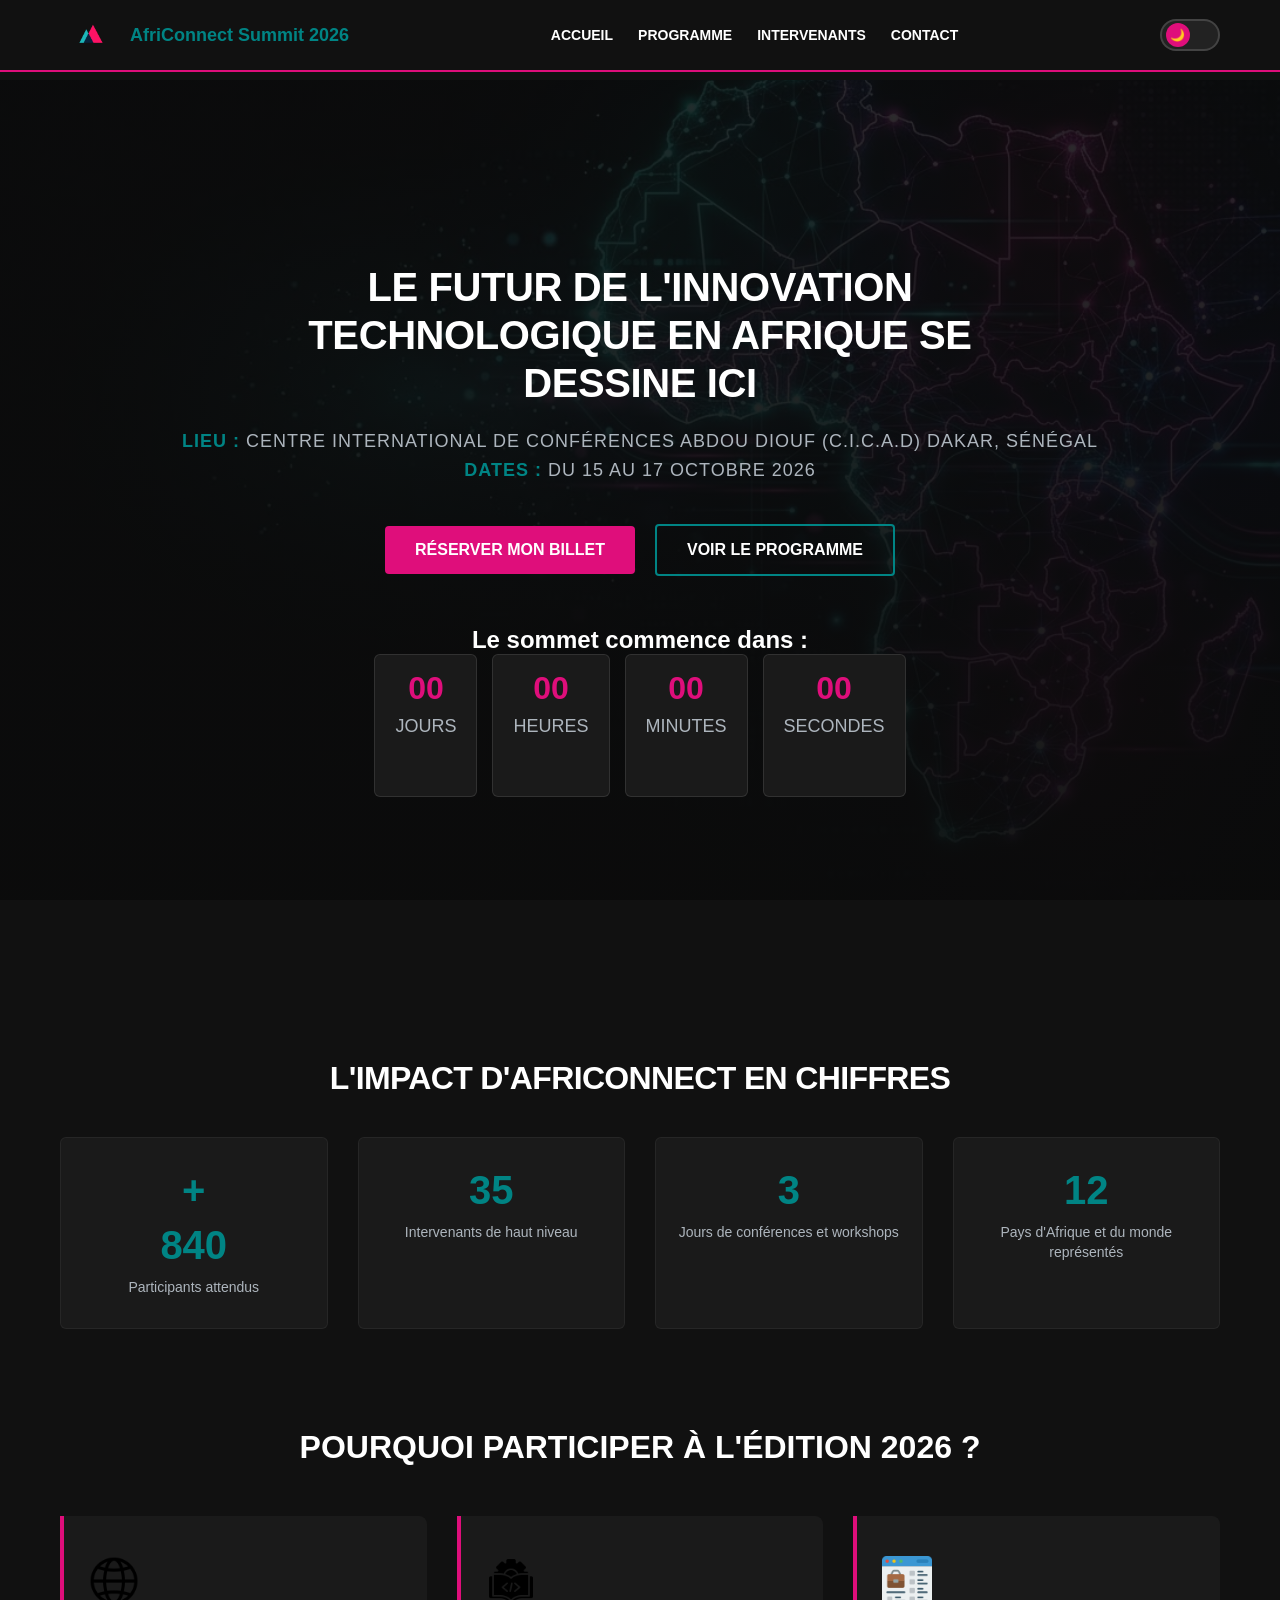
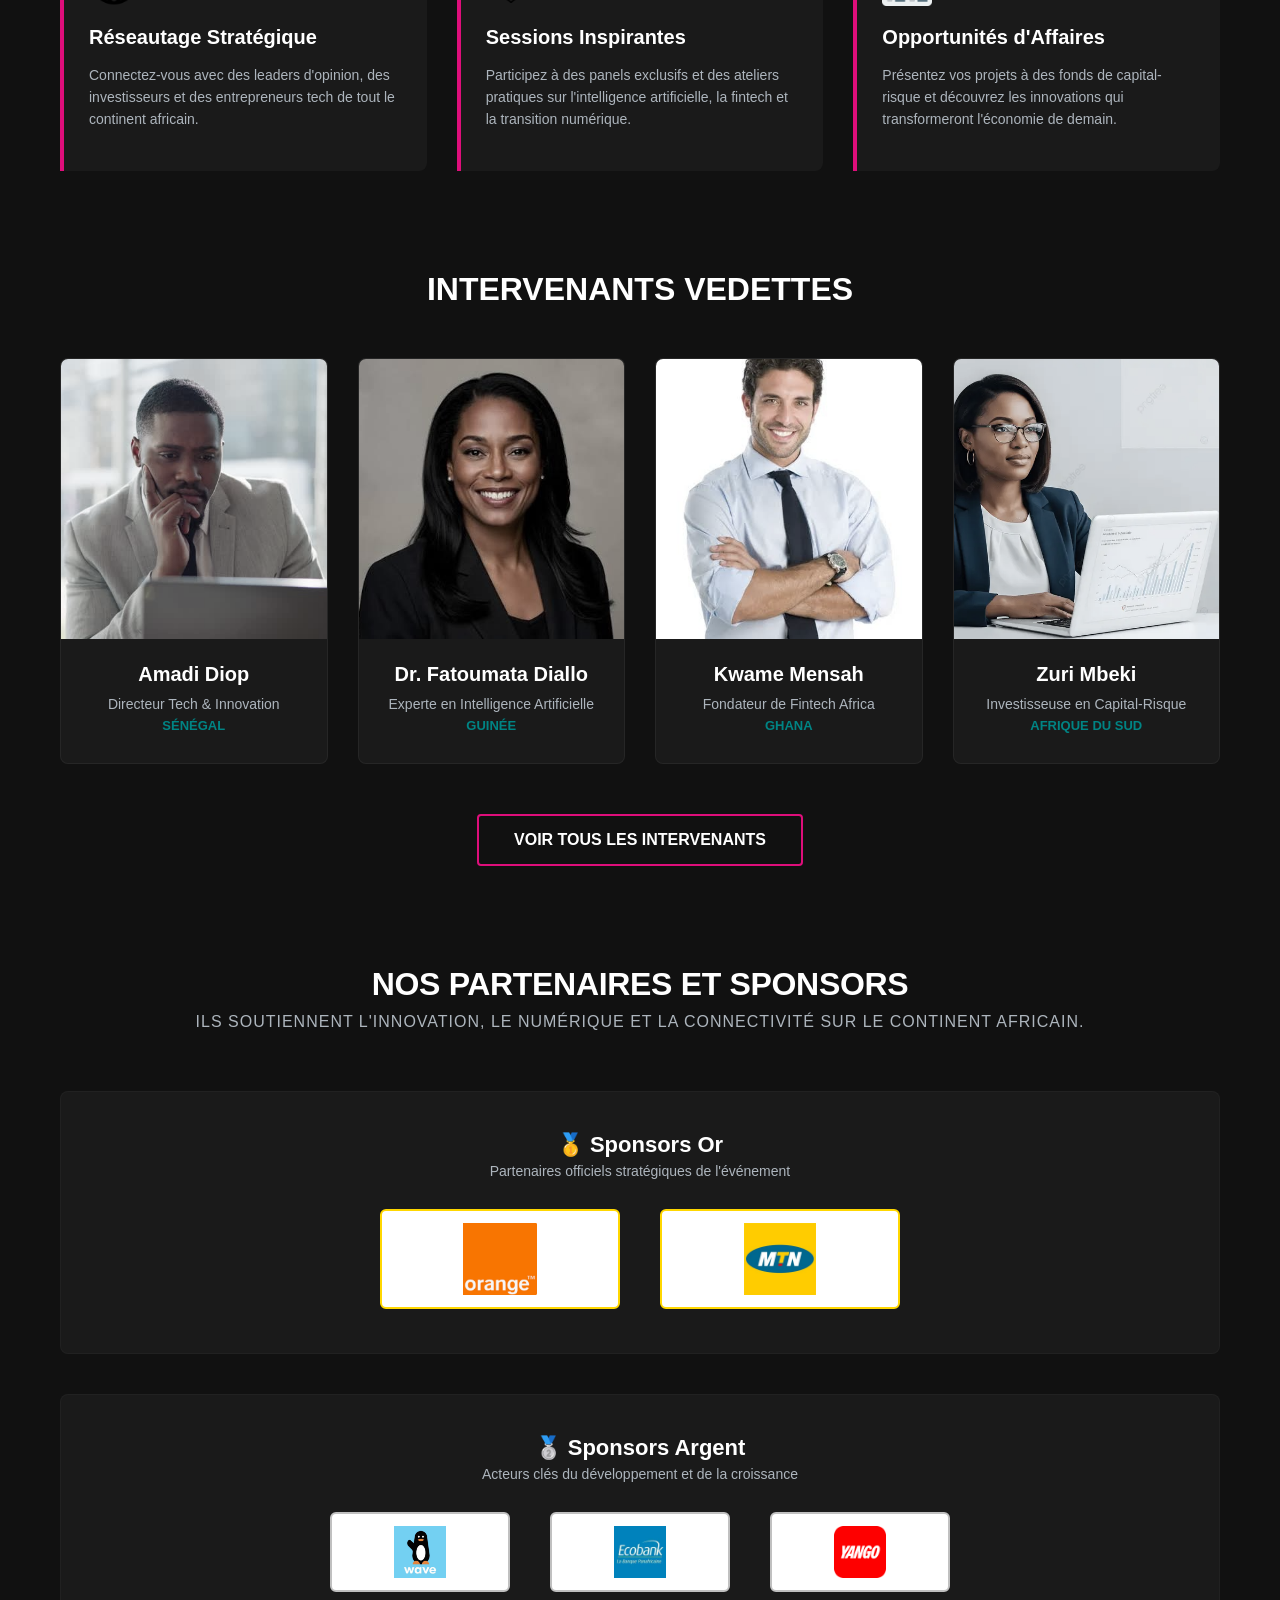
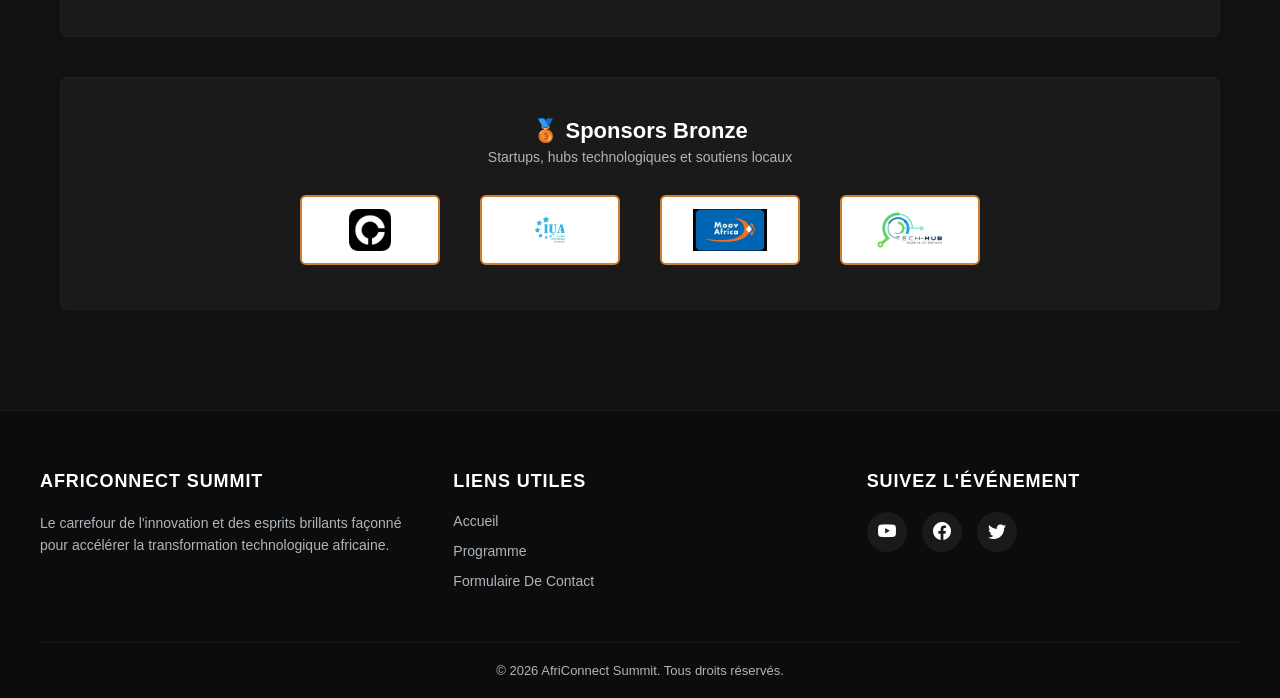
<file: index.html>
<!DOCTYPE html>
<html lang="fr">
<head>
    <meta charset="UTF-8">
    <meta name="viewport" content="width=device-width, initial-scale=1.0">
    <title>Accueil</title>
    <link rel="stylesheet" href="css/Style.css">
    <link rel="stylesheet" href="https://cdn.jsdelivr.net/npm/bootstrap-icons@1.11.3/font/bootstrap-icons.min.css">
</head>
<body>
    <header>
        <nav>
                    <!-- logo -->
            <div class="header-logo-container">
            <a href="index.html">
                <img  class="my-custom-logo" src="image/logo.png" alt="logo"><strong>AfriConnect Summit 2026</strong>
            </a>
            </div>
            <button class="burger-menu" aria-label="Ouvrir le menu">
                <span class="bar"></span>
                <span class="bar"></span>
                <span class="bar"></span>
            </button>
            <ul>
                <li><a href="index.html">Accueil</a></li>
                <li><a href="programme.html">programme</a></li>
                <li><a href="intervenants.html">Intervenants</a></li>
                <li><a href="contact.html">contact</a></li>
            </ul>
            <button id="theme-toggle" class="btn-theme-switch" aria-label="Changer de thème">
    <span class="theme-switch-circle">☀️</span>
</button>

        </nav>
    </header>
        
    <main>

        <!-- section hero -->
<section id="accueil" class="hero-animate">
    <h1>Le futur de l'innovation technologique en Afrique se dessine ici</h1>
    <p>
        <strong>Lieu :</strong> Centre International de Conférences Abdou Diouf (C.I.C.A.D) Dakar, Sénégal <br>
        <strong>Dates :</strong> Du 15 au 17 octobre 2026
    </p>
    <div class="hero-buttons">
        <a href="contact.html"><button type="button" class="btn-ticket">Réserver mon billet</button></a>
        <a href="programme.html"><button type="button" class="btn-programme">Voir le programme</button></a>
    </div>

    <div class="countdown-container">
        <h2>Le sommet commence dans :</h2>
        <div class="countdown-box">
            <div class="countdown-item">
                <span id="countdown-jours">00</span>
                <p>Jours</p>
            </div>
            <div class="countdown-item">
                <span id="countdown-heures">00</span>
                <p>Heures</p>
            </div>
            <div class="countdown-item">
                <span id="countdown-minutes">00</span>
                <p>Minutes</p>
            </div>
            <div class="countdown-item">
                <span id="countdown-secondes">00</span>
                <p>Secondes</p>
            </div>
        </div>
    </div>
</section>

        <section id="chiffres">
    <h2>L'impact d'AfriConnect en chiffres</h2>
    
    <div class="stats-grid">
            <!-- Statistique 1 -->
        <div class="stat-card">
             <span class="plus">+</span><span class="compteur" data-target="1200">0</span> 
            <p>Participants attendus</p>
        </div>

        <!-- Statistique 2 -->
        <div class="stat-card">
            <span class="compteur" data-target="48">0</span>
            <p>Intervenants de haut niveau</p>
        </div>

        <!-- Statistique 3 -->
        <div class="stat-card">
            <span class="compteur" data-target="3">0</span>
            <p>Jours de conférences et workshops</p>
        </div>

        <!-- Statistique 4 -->
        <div class="stat-card">
            <span class="compteur" data-target="12">0</span>
            <p>Pays d'Afrique et du monde représentés</p>
        </div>
    </div>
</section>

    <!-- Pourquoi participer -->
        <section id="pourquoi">
            <h2>Pourquoi participer à l'édition 2026 ?</h2>

            <div class="arguments-flex">
                <!-- Argument 1 -->
                <article class="argument-card">
                    <img src="image/networking.png" alt="Icône Networking">
                    <h3>Réseautage Stratégique</h3>
                    <p>Connectez-vous avec des leaders d'opinion, des investisseurs et des entrepreneurs tech de tout le continent africain.</p>
                </article>

                <!-- Argument 2 -->
                <article class="argument-card">
                    <img src="image/Apprentisage.png" alt="Icône Apprentissage">
                    <h3>Sessions Inspirantes</h3>
                    <p>Participez à des panels exclusifs et des ateliers pratiques sur l'intelligence artificielle, la fintech et la transition numérique.</p>
                </article>

                <!-- Argument 3 -->
                <article class="argument-card">
                    <img src="image/opportinuité.png" alt="Icône Opportunités">
                    <h3>Opportunités d'Affaires</h3>
                    <p>Présentez vos projets à des fonds de capital-risque et découvrez les innovations qui transformeront l'économie de demain.</p>
                </article>
            </div>
        </section>

                    <!-- Section intervenants -->
        <section id="intervenants">
            <h2>Intervenants Vedettes</h2>

            <div>
                <!-- Intervenant 1 -->
                <article>
                    <img src="image/intervenant4.jpg" alt="Photo de Amadi Diop">
                    <h3>Amadi Diop</h3>
                    <p>Directeur Tech & Innovation</p>
                    <p><em>Sénégal</em></p>
                </article>

                <!-- Intervenant 2 -->
                <article>
                    <img src="image/intervenant2.jpg" alt="Photo de Dr. Fatoumata Diallo">
                    <h3>Dr. Fatoumata Diallo</h3>
                    <p>Experte en Intelligence Artificielle</p>
                    <p><em>Guinée</em></p>
                </article>

                <!-- Intervenant 3 -->
                <article>
                    <img src="image/intervenant3.jpg" alt="Photo de Kwame Mensah">
                    <h3>Kwame Mensah</h3>
                    <p>Fondateur de Fintech Africa</p>
                    <p><em>Ghana</em></p>
                </article>

                <!-- Intervenant 4 -->
                <article>
                    <img src="image/intervenant1.jpg" alt="Photo de Zuri Mbeki">
                    <h3>Zuri Mbeki</h3>
                    <p>Investisseuse en Capital-Risque</p>
                    <p><em>Afrique du Sud</em></p>
                </article>
            </div>

            <!-- Bouton de redirection -->
            <div>
                <a href="intervenants.html"><button type="button">Voir tous les intervenants</button></a>
            </div>
        </section>
        
            <!-- Section sponsors et partenaires AfriConnect Summit -->
            <section id="sponsors">
    
    <h1>Nos Partenaires et Sponsors</h1>
    <p>Ils soutiennent l'innovation, le numérique et la connectivité sur le continent africain.</p>

    <!-- GOLD SPONSORS-->
    <div class="gold">
        <h2>🥇 Sponsors Or</h2>
        <p>Partenaires officiels stratégiques de l'événement</p>
        
        <div>
            <!-- Sponsor Or 1 : Orange Africa -->
            <a href="https://orange.com">
                <img src="image/goldsponsors1.jpg" alt="Logo Orange Africa">
            </a>

            <!-- Sponsor Or 2 : MTN Group -->
            <a href="https://mtn.com">
                <img src="image/goldsponsors2.jpg" alt="Logo MTN Group">
            </a>
        </div>
    </div>

    <!-- ARGENT SPONSORS -->
    <div class="argent">
        <h2>🥈 Sponsors Argent</h2>
        <p>Acteurs clés du développement et de la croissance</p>
        
        <div>
            <!-- Sponsor Argent 1 : Wave Mobile Money -->
            <a href="https://wave.com">
                <img src="image/Argentsponsors1.jpg" alt="Logo Wave Mobile Money">
            </a>

            <!-- Sponsor Argent 2 : Ecobank -->
            <a href="https://ecobank.com">
                <img src="image/Argentsponsors2.jpg" alt="Logo Ecobank">
            </a>

            <!-- Sponsor Argent 3 : Yango Africa -->
            <a href="https://yango.com">
                <img src="image/Argentsponsors3.jpg" alt="Logo Yango">
            </a>
        </div>
    </div>

    <!--  BRONZE SPONSORS -->
    <div class="bronze">
        <h2>🥉 Sponsors Bronze</h2>
        <p>Startups, hubs technologiques et soutiens locaux</p>
        
        <div>
            <!-- Sponsor Bronze 1 : Chipper Cash -->
            <a href="https://chippercash.com">
                <img src="image/Bronzesponsors1.jpg" alt="Logo Chipper Cash">
            </a>

            <!-- Sponsor Bronze 2 : African Leadership University -->
            <a href="https://alueducation.com">
                <img src="image/Bronzesponsors2.jpg" alt="Logo ALU">
            </a>

            <!-- Sponsor Bronze 3 : Moov Africa -->
            <a href="https://moovinafrica.com">
                <img src="image/Bronzesponsors3.jpg" alt="Logo Moov Africa">
            </a>

            <!-- Sponsor Bronze 4 : Hub Numérique Local -->
            <a href="https://tech-hub.tech">
                <img src="image/Bronzesponsors4.jpg" alt="Logo Hub Technologique">
            </a>
        </div>
    </div>

</section>

        
    </main>

    <!-- FOOTER -->
    <footer class="pied-de-page">
        <div class="conteneur-footer">
            <!-- Colonne 1 -->
            <div class="bloc-footer">
                <h4>AfriConnect Summit</h4>
                <p>Le carrefour de l'innovation et des esprits brillants façonné pour accélérer la transformation technologique africaine.</p>
            </div>
            
            <!-- Colonne 2 -->
            <div class="bloc-footer">
                <h4>Liens Utiles</h4>
                <ul>
                   <li><a href="index.html">accueil</a></li>
                    <li><a href="programme.html">Programme</a></li>
                    <li><a href="contact.html">Formulaire de Contact</a></li>
                </ul>
            </div>
            
            <!-- Colonne 3 -->
            <div class="bloc-footer">
                <h4>Suivez l'Événement</h4>
                <div class="liens-reseaux">
                    <a href="https://youtube.com"><i class="bi bi-youtube"></i></a>
                    <a href="https://facebook.com"><i class="bi bi-facebook"></i></a>
                    <a href="https://twitter.com"><i class="bi bi-twitter"></i></a>
                </div>
            </div>
        </div>
        
        <div class="bas-footer">
            <p>&copy; <span id="anneeDynamique"></span> AfriConnect Summit. Tous droits réservés.</p>
        
        </div>
    </footer>

    

        <script src="js/main.js"></script>

        <script>
    const themeSauvegarde = localStorage.getItem("theme") || "dark";
    document.documentElement.setAttribute("data-theme", themeSauvegarde);
</script>

    <button id="back-to-top" class="back-to-top-btn" aria-label="Retour en haut">⬆️</button>

</body>
</html>
</file>
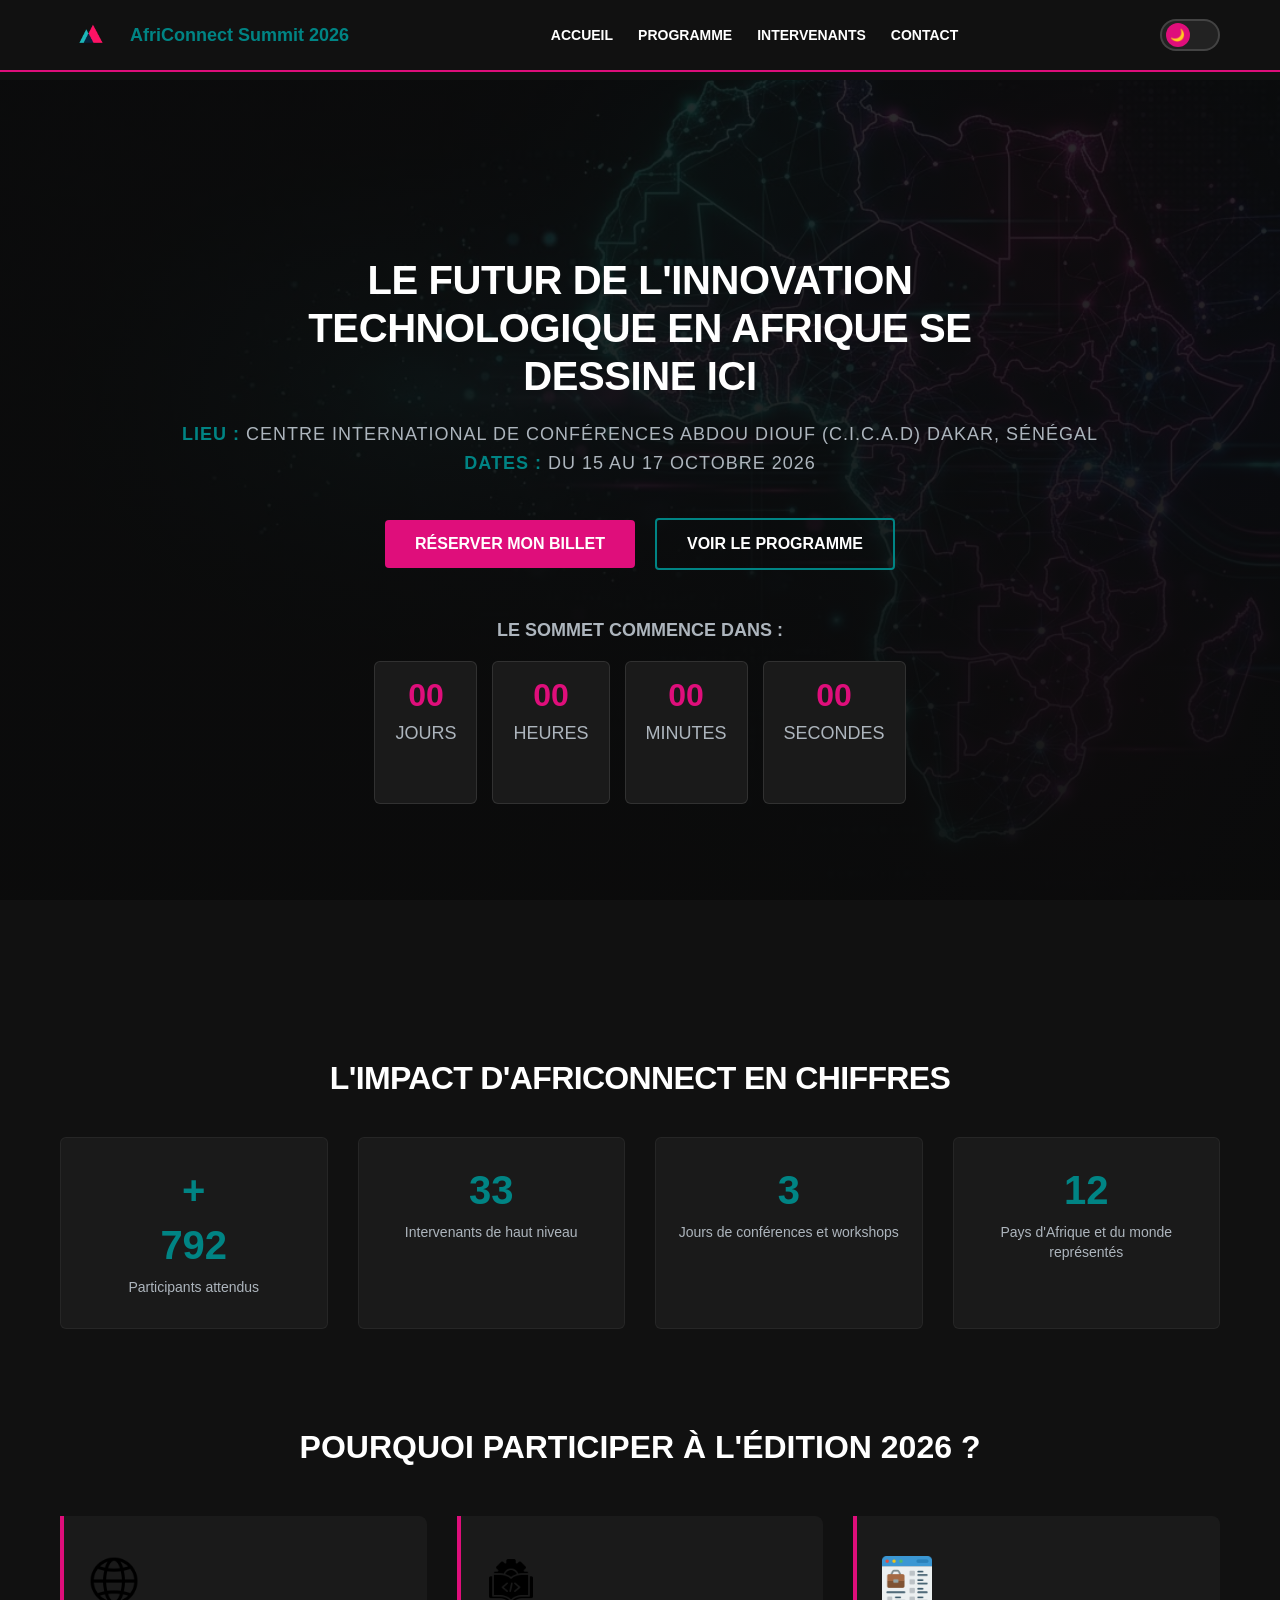
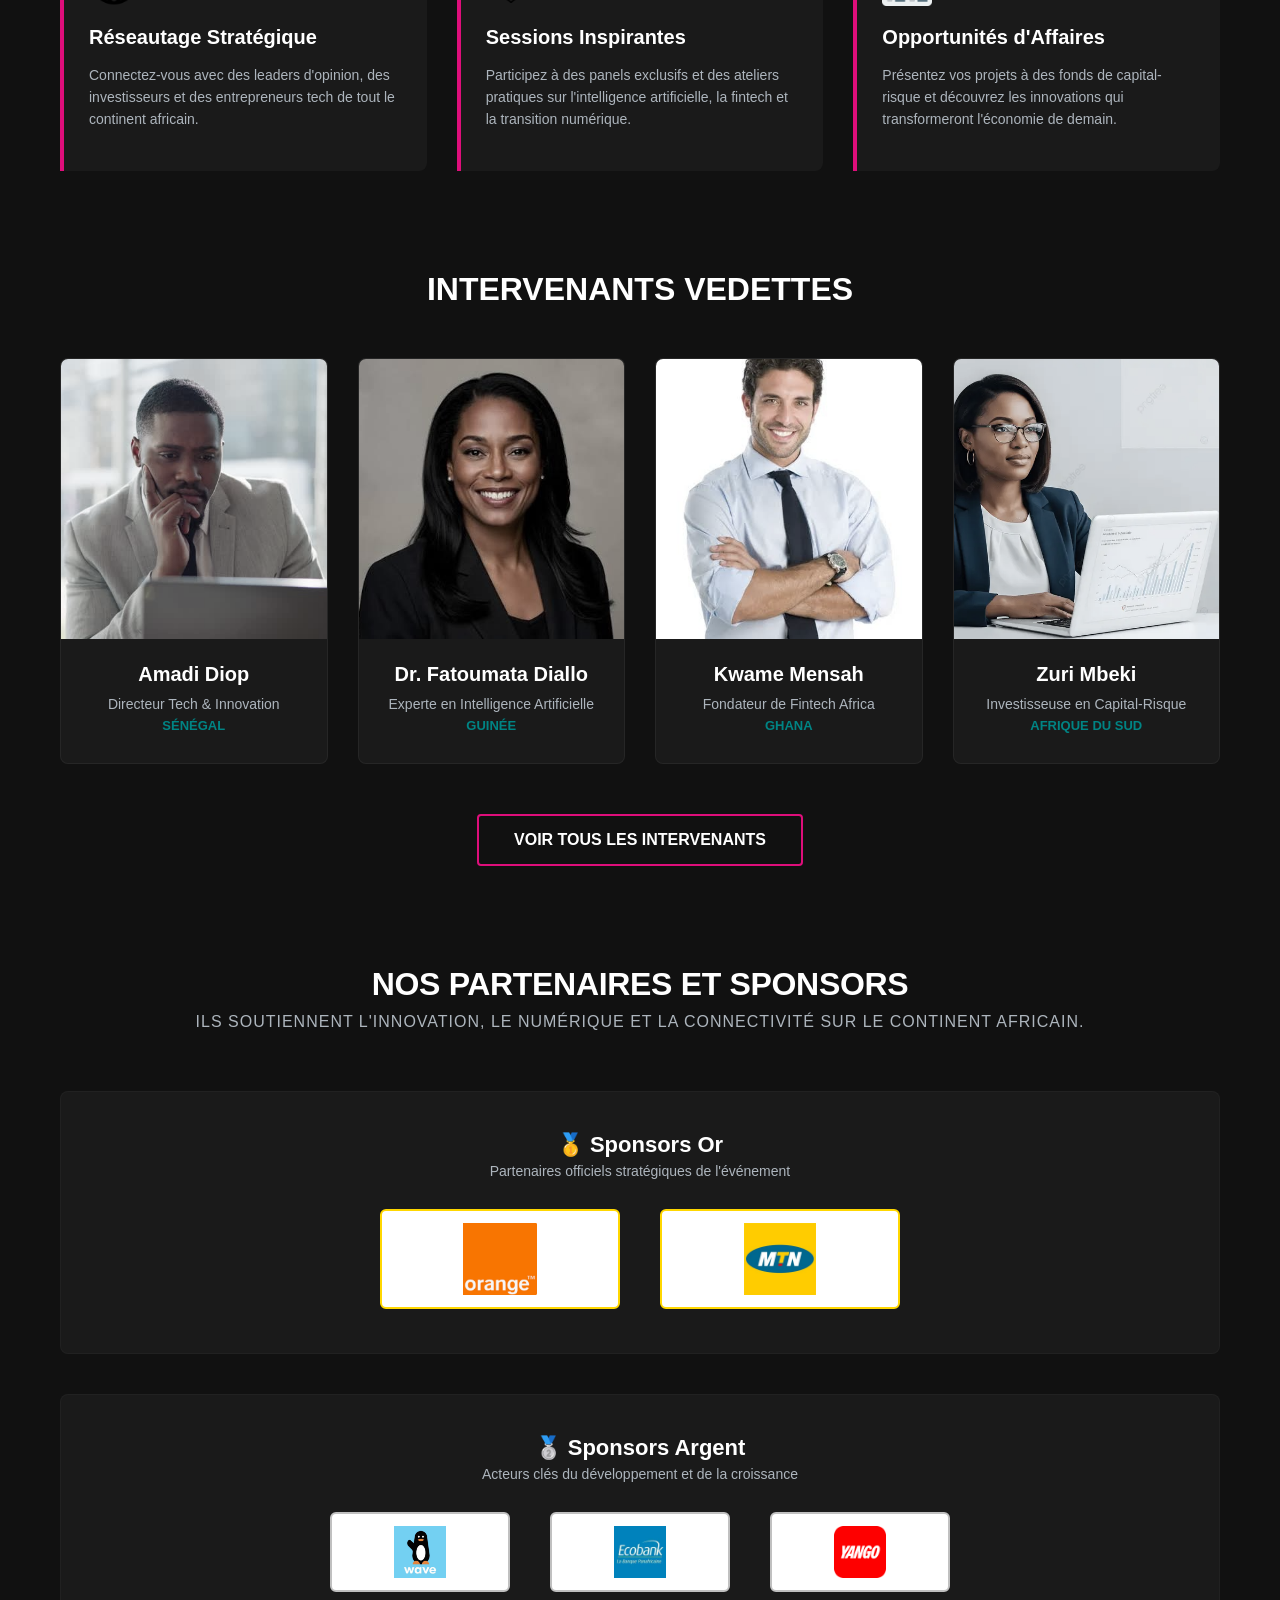
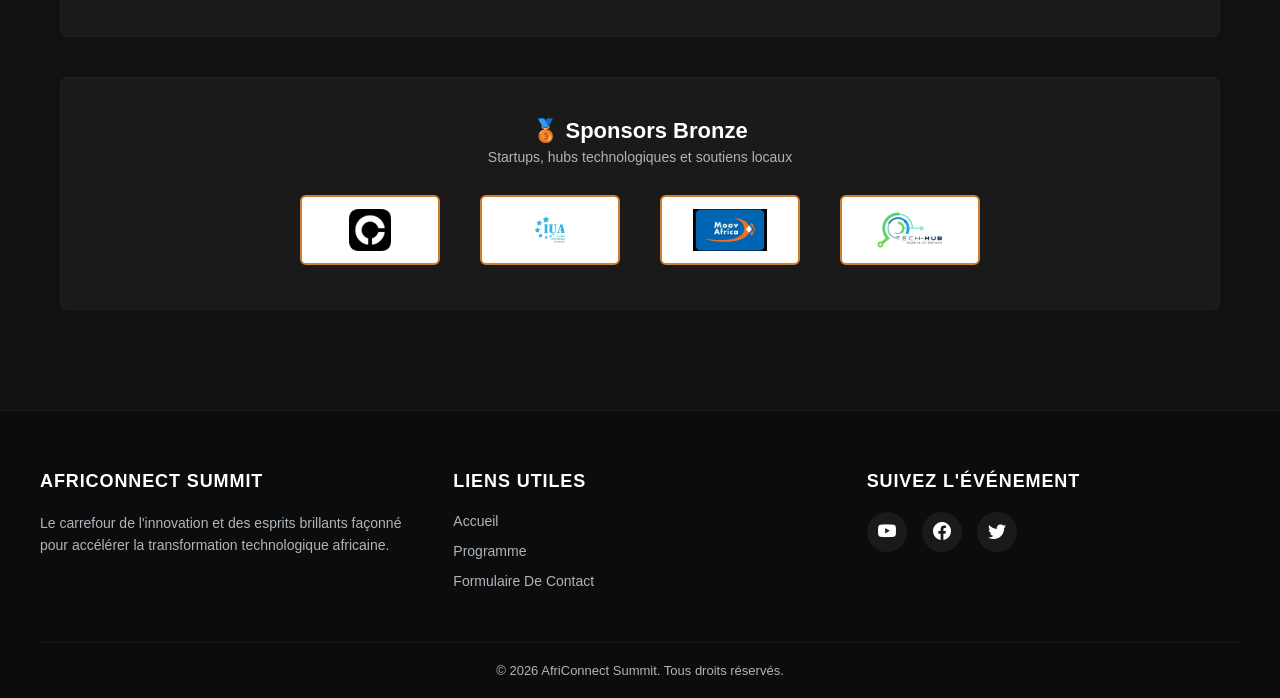
<file: Index.html>
<!DOCTYPE html>
<html lang="fr">
<head>
    <meta charset="UTF-8">
    <meta name="viewport" content="width=device-width, initial-scale=1.0">
    <title>Accueil</title>
    <link rel="stylesheet" href="css/Style.css">
    <link rel="stylesheet" href="https://cdn.jsdelivr.net/npm/bootstrap-icons@1.11.3/font/bootstrap-icons.min.css">
</head>
<body>
    <header>
        <nav>
                    <!-- logo -->
            <div class="header-logo-container">
            <a href="Index.html">
                <img  class="my-custom-logo" src="image/logo.png" alt="logo"><strong>AfriConnect Summit 2026</strong>
            </a>
            </div>
            <button class="burger-menu" aria-label="Ouvrir le menu">
                <span class="bar"></span>
                <span class="bar"></span>
                <span class="bar"></span>
            </button>
            <ul>
                <li><a href="Index.html">Accueil</a></li>
                <li><a href="Programme.html">programme</a></li>
                <li><a href="Intervenants.html">Intervenants</a></li>
                <li><a href="Contact.html">contact</a></li>
            </ul>
            <button id="theme-toggle" class="btn-theme-switch" aria-label="Changer de thème">
    <span class="theme-switch-circle">☀️</span>
</button>

        </nav>
    </header>
        
    <main>

        <!-- section hero -->
<section id="accueil" class="hero-animate">
    <h1>Le futur de l'innovation technologique en Afrique se dessine ici</h1>
    <p>
        <strong>Lieu :</strong> Centre International de Conférences Abdou Diouf (C.I.C.A.D) Dakar, Sénégal <br>
        <strong>Dates :</strong> Du 15 au 17 octobre 2026
    </p>
    <div class="hero-buttons">
        <a href="Contact.html"><button type="button" class="btn-ticket">Réserver mon billet</button></a>
        <a href="Programme.html"><button type="button" class="btn-programme">Voir le programme</button></a>
    </div>

    <div class="countdown-container">
        <h3>Le sommet commence dans :</h3>
        <div class="countdown-box">
            <div class="countdown-item">
                <span id="countdown-jours">00</span>
                <p>Jours</p>
            </div>
            <div class="countdown-item">
                <span id="countdown-heures">00</span>
                <p>Heures</p>
            </div>
            <div class="countdown-item">
                <span id="countdown-minutes">00</span>
                <p>Minutes</p>
            </div>
            <div class="countdown-item">
                <span id="countdown-secondes">00</span>
                <p>Secondes</p>
            </div>
        </div>
    </div>
</section>

        <section id="chiffres">
    <h2>L'impact d'AfriConnect en chiffres</h2>
    
    <div class="stats-grid">
            <!-- Statistique 1 -->
        <div class="stat-card">
             <span class="plus">+</span><span class="compteur" data-target="1200">0</span></span>
            <p>Participants attendus</p>
        </div>

        <!-- Statistique 2 -->
        <div class="stat-card">
            <span class="compteur" data-target="48">0</span>
            <p>Intervenants de haut niveau</p>
        </div>

        <!-- Statistique 3 -->
        <div class="stat-card">
            <span class="compteur" data-target="3">0</span>
            <p>Jours de conférences et workshops</p>
        </div>

        <!-- Statistique 4 -->
        <div class="stat-card">
            <span class="compteur" data-target="12">0</span>
            <p>Pays d'Afrique et du monde représentés</p>
        </div>
    </div>
</section>

    <!-- Pourquoi participer -->
        <section id="pourquoi">
            <h2>Pourquoi participer à l'édition 2026 ?</h2>

            <div class="arguments-flex">
                <!-- Argument 1 -->
                <article class="argument-card">
                    <img src="image/networking.png" alt="Icône Networking">
                    <h3>Réseautage Stratégique</h3>
                    <p>Connectez-vous avec des leaders d'opinion, des investisseurs et des entrepreneurs tech de tout le continent africain.</p>
                </article>

                <!-- Argument 2 -->
                <article class="argument-card">
                    <img src="image/Apprentisage.png" alt="Icône Apprentissage">
                    <h3>Sessions Inspirantes</h3>
                    <p>Participez à des panels exclusifs et des ateliers pratiques sur l'intelligence artificielle, la fintech et la transition numérique.</p>
                </article>

                <!-- Argument 3 -->
                <article class="argument-card">
                    <img src="image/opportinuité.png" alt="Icône Opportunités">
                    <h3>Opportunités d'Affaires</h3>
                    <p>Présentez vos projets à des fonds de capital-risque et découvrez les innovations qui transformeront l'économie de demain.</p>
                </article>
            </div>
        </section>

                    <!-- Section intervenants -->
        <section id="intervenants">
            <h2>Intervenants Vedettes</h2>

            <div>
                <!-- Intervenant 1 -->
                <article>
                    <img src="image/intervenant4.jpg" alt="Photo de Amadi Diop">
                    <h3>Amadi Diop</h3>
                    <p>Directeur Tech & Innovation</p>
                    <p><em>Sénégal</em></p>
                </article>

                <!-- Intervenant 2 -->
                <article>
                    <img src="image/intervenant2.jpg" alt="Photo de Dr. Fatoumata Diallo">
                    <h3>Dr. Fatoumata Diallo</h3>
                    <p>Experte en Intelligence Artificielle</p>
                    <p><em>Guinée</em></p>
                </article>

                <!-- Intervenant 3 -->
                <article>
                    <img src="image/intervenant3.jpg" alt="Photo de Kwame Mensah">
                    <h3>Kwame Mensah</h3>
                    <p>Fondateur de Fintech Africa</p>
                    <p><em>Ghana</em></p>
                </article>

                <!-- Intervenant 4 -->
                <article>
                    <img src="image/intervenant1.jpg" alt="Photo de Zuri Mbeki">
                    <h3>Zuri Mbeki</h3>
                    <p>Investisseuse en Capital-Risque</p>
                    <p><em>Afrique du Sud</em></p>
                </article>
            </div>

            <!-- Bouton de redirection -->
            <div>
                <a href="intervenants.html"><button type="button">Voir tous les intervenants</button></a>
            </div>
        </section>
        
            <!-- Section sponsors et partenaires AfriConnect Summit -->
            <section id="sponsors">
    
    <h1>Nos Partenaires et Sponsors</h1>
    <p>Ils soutiennent l'innovation, le numérique et la connectivité sur le continent africain.</p>

    <!-- GOLD SPONSORS-->
    <div class="gold">
        <h2>🥇 Sponsors Or</h2>
        <p>Partenaires officiels stratégiques de l'événement</p>
        
        <div>
            <!-- Sponsor Or 1 : Orange Africa -->
            <a href="https://orange.com">
                <img src="image/goldsponsors1.jpg" alt="Logo Orange Africa">
            </a>

            <!-- Sponsor Or 2 : MTN Group -->
            <a href="https://mtn.com">
                <img src="image/goldsponsors2.jpg" alt="Logo MTN Group">
            </a>
        </div>
    </div>

    <!-- ARGENT SPONSORS -->
    <div class="argent">
        <h2>🥈 Sponsors Argent</h2>
        <p>Acteurs clés du développement et de la croissance</p>
        
        <div>
            <!-- Sponsor Argent 1 : Wave Mobile Money -->
            <a href="https://wave.com">
                <img src="image/Argentsponsors1.jpg" alt="Logo Wave Mobile Money">
            </a>

            <!-- Sponsor Argent 2 : Ecobank -->
            <a href="https://ecobank.com">
                <img src="image/Argentsponsors2.jpg" alt="Logo Ecobank">
            </a>

            <!-- Sponsor Argent 3 : Yango Africa -->
            <a href="https://yango.com">
                <img src="image/Argentsponsors3.jpg" alt="Logo Yango">
            </a>
        </div>
    </div>

    <!--  BRONZE SPONSORS -->
    <div class="bronze">
        <h2>🥉 Sponsors Bronze</h2>
        <p>Startups, hubs technologiques et soutiens locaux</p>
        
        <div>
            <!-- Sponsor Bronze 1 : Chipper Cash -->
            <a href="https://chippercash.com">
                <img src="image/Bronzesponsors1.jpg" alt="Logo Chipper Cash">
            </a>

            <!-- Sponsor Bronze 2 : African Leadership University -->
            <a href="https://alueducation.com">
                <img src="image/Bronzesponsors2.jpg" alt="Logo ALU">
            </a>

            <!-- Sponsor Bronze 3 : Moov Africa -->
            <a href="https://moovinafrica.com">
                <img src="image/Bronzesponsors3.jpg" alt="Logo Moov Africa">
            </a>

            <!-- Sponsor Bronze 4 : Hub Numérique Local -->
            <a href="https://tech-hub.tech">
                <img src="image/Bronzesponsors4.jpg" alt="Logo Hub Technologique">
            </a>
        </div>
    </div>

</section>

        
    </main>

    <!-- FOOTER -->
    <footer class="pied-de-page">
        <div class="conteneur-footer">
            <!-- Colonne 1 -->
            <div class="bloc-footer">
                <h4>AfriConnect Summit</h4>
                <p>Le carrefour de l'innovation et des esprits brillants façonné pour accélérer la transformation technologique africaine.</p>
            </div>
            
            <!-- Colonne 2 -->
            <div class="bloc-footer">
                <h4>Liens Utiles</h4>
                <ul>
                   <li><a href="Index.html">accueil</a></li>
                    <li><a href="Programme.html">Programme</a></li>
                    <li><a href="Contact.html">Formulaire de Contact</a></li>
                </ul>
            </div>
            
            <!-- Colonne 3 -->
            <div class="bloc-footer">
                <h4>Suivez l'Événement</h4>
                <div class="liens-reseaux">
                    <a href="https://youtube.com"><i class="bi bi-youtube"></i></a>
                    <a href="https://facebook.com"><i class="bi bi-facebook"></i></a>
                    <a href="https://twitter.com"><i class="bi bi-twitter"></i></a>
                </div>
            </div>
        </div>
        
        <div class="bas-footer">
            <p>&copy; <span id="anneeDynamique"></span> AfriConnect Summit. Tous droits réservés.</p>
        
        </div>
    </footer>

    

        <script src="js/main.js"></script>

        <script>
    const themeSauvegarde = localStorage.getItem("theme") || "dark";
    document.documentElement.setAttribute("data-theme", themeSauvegarde);
</script>

    <button id="back-to-top" class="back-to-top-btn" aria-label="Retour en haut">⬆️</button>

</body>
</html>
</file>
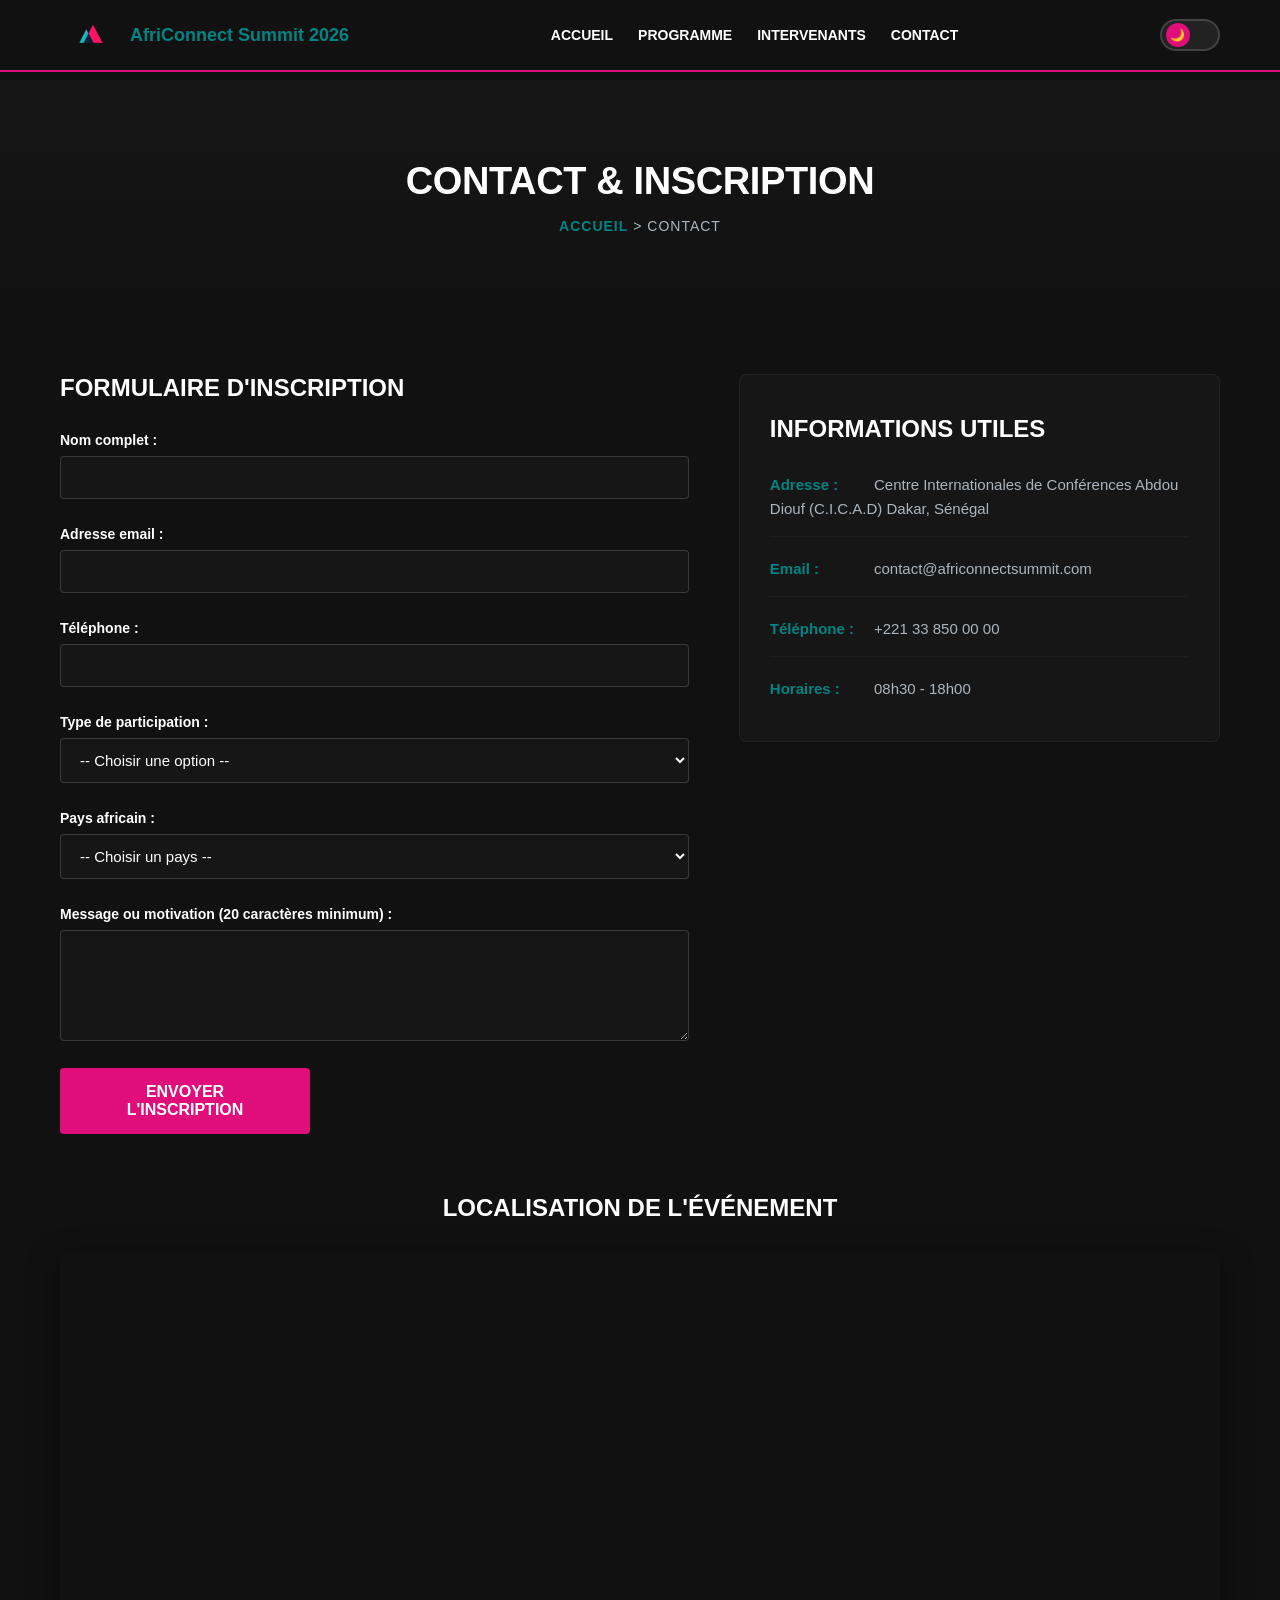
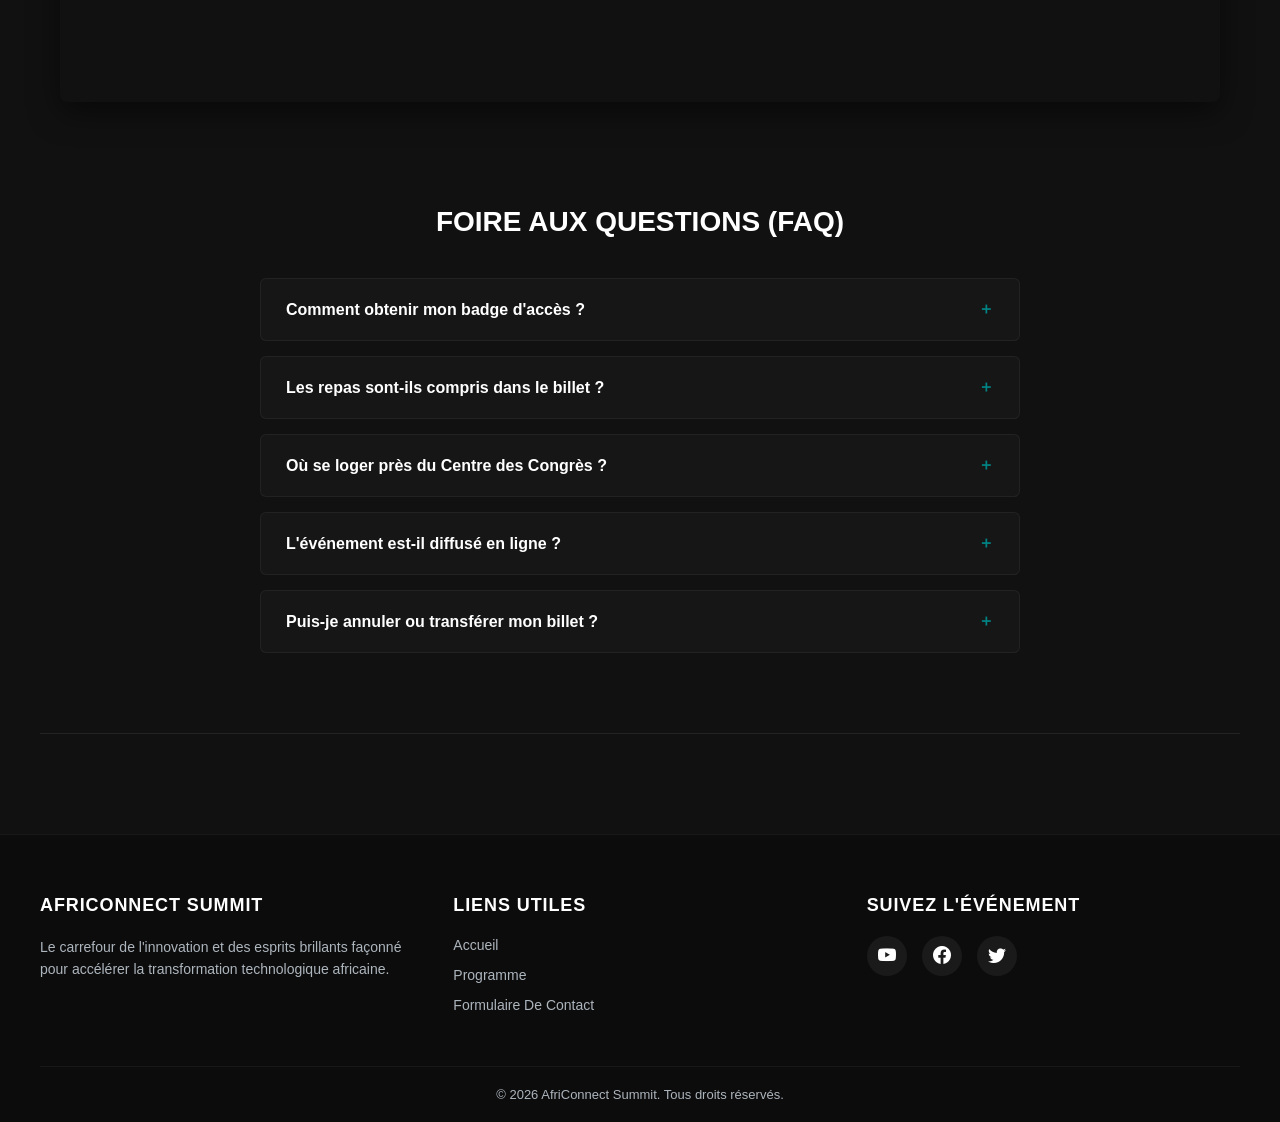
<file: Contact.html>
<!DOCTYPE html>
<html lang="fr">
<head>
    <meta charset="UTF-8">
    <meta name="viewport" content="width=device-width, initial-scale=1.0">
    <title>Contact</title>
    <link rel="stylesheet" href="css/Style.css">
    <link rel="stylesheet" href="https://cdn.jsdelivr.net/npm/bootstrap-icons@1.11.3/font/bootstrap-icons.min.css">
</head>
<body>
    <header>
        <nav>
             <!-- logo -->
            <div class="header-logo-container">
            <a href="#">
                <img  class="my-custom-logo" src="image/logo.png" alt="logo">
                <strong>AfriConnect Summit 2026</strong>
            </a>
            </div>
            <button class="burger-menu" aria-label="Ouvrir le menu">
                <span class="bar"></span>
                <span class="bar"></span>
                <span class="bar"></span>
            </button>
            <ul>
                <li><a href="Index.html">Accueil</a></li>
                <li><a href="Programme.html">programme</a></li>
                <li><a href="Intervenants.html">Intervenants</a></li>
                <li><a href="Contact.html">contact</a></li>
            </ul>
            <button id="theme-toggle" class="btn-theme-switch" aria-label="Changer de thème">
    <span class="theme-switch-circle">☀️</span>
</button>
        </nav>
    </header>

   <!-- HERO INTERNE -->
<div class="contact-hero-section">
    <h1 class="contact-main-title">Contact &amp; Inscription</h1>
    <p class="contact-subtitle"><a href="index.html" >Accueil</a> &gt; Contact</p>
</div>



<!-- FORMULAIRE D'INSCRIPTION ET INFORMATIONS -->
<div class="inscription-container">
    
    <div class="inscription-form-col">
        <h2>Formulaire d'Inscription</h2>
        <form>
            <div class="form-group">
                <label for="nom-complet">Nom complet :</label>
                <input type="text" id="nom-complet" required>
                <span></span>
            </div>

            <div class="form-group">
                <label for="email">Adresse email :</label>
                <input type="email" id="email" required>
                <span></span>

            </div>

            <div class="form-group">
                <label for="telephone">Téléphone :</label>
                <input type="tel" id="telephone" required>
                <span></span>
            </div>

            <div class="form-group">
                <label for="participation">Type de participation :</label>
                <select id="participation" required>
                    <option value="">-- Choisir une option --</option>
                    <option value="standard">Participant Standard</option>
                    <option value="etudiant">Étudiant</option>
                    <option value="intervenant">Intervenant / Conférencier</option>
                    <option value="sponsor">Sponsor / Exposant</option>
                </select>
                <span></span>
            </div>

            <div class="form-group">
                <label for="pays">Pays africain :</label>
                <select id="pays" required>
                    <option value="">-- Choisir un pays --</option>
                    <option value="senegal">Sénégal</option>
                    <option value="cote-divoire">Côte d'Ivoire</option>
                    <option value="maroc">Maroc</option>
                    <option value="ghana">Ghana</option>
                    <option value="nigeria">Nigeria</option>
                    <option value="kenya">Kenya</option>
                    <option value="cameroun">Cameroun</option>
                    <option value="tunisie">Tunisie</option>
                    <option value="algerie">Algérie</option>
                    <option value="afrique-du-sud">Afrique du Sud</option>
                </select>
                <span></span>
            </div>

            <div class="form-group">
                <label for="motivation">Message ou motivation (20 caractères minimum) :</label>
                <textarea id="motivation" rows="5" required></textarea>
                <span></span>
            </div>

            <div class="btn">
                <button>Envoyer l'inscription</button>
            </div>
            
            <div></div>
        </form>
    </div>

    <!--  Informations de contact -->
    <div class="inscription-info-col">
        <h2>Informations utiles</h2>
        <p><strong>Adresse :</strong> Centre Internationales  de Conférences Abdou Diouf (C.I.C.A.D) Dakar, Sénégal</p>
        <p><strong>Email :</strong> contact@africonnectsummit.com</p>
        <p><strong>Téléphone :</strong> +221 33 850 00 00</p>
        <p><strong>Horaires :</strong> 08h30 - 18h00</p>
    </div>
</div>
    <!-- CARTE GOOGLE MAPS -->
<div>
    <h2>Localisation de l'événement</h2>
    <iframe src="https://www.google.com/maps/embed?pb=!1m18!1m12!1m3!1d3859.8526325166886!2d-17.43536512591839!3d14.66430327551589!2m3!1f0!2f0!3f0!3m2!1i1024!2i768!4f13.1!3m3!1m2!1s0xec1724ac8000c5d%3A0x9b4678e626f8da4c!2sPalais%20de%20la%20R%C3%A9publique!5e0!3m2!1sfr!2ssn!4v1777882593360!5m2!1sfr!2ssn" style="border:0; width:100%; height:450px;" allowfullscreen="" loading="lazy" referrerpolicy="no-referrer-when-downgrade"></iframe>
</div>


<!-- FAQ EN ACCORDÉON -->
<div class="faq-section">
    <h2>Foire Aux Questions (FAQ)</h2>

    <!-- Question 1 -->
    <div class="faq-item">
        <input type="checkbox" id="faq-1" class="faq-toggle">
        <label for="faq-1" class="faq-label"><strong>Comment obtenir mon badge d'accès ?</strong></label>
        <div class="faq-content">
            <p>Votre badge électronique vous sera envoyé par email après validation de votre inscription. Vous pourrez l'imprimer ou le présenter sur votre téléphone à l'entrée.</p>
        </div>
    </div>

    <!-- Question 2 -->
    <div class="faq-item">
        <input type="checkbox" id="faq-2" class="faq-toggle">
        <label for="faq-2" class="faq-label"><strong>Les repas sont-ils compris dans le billet ?</strong></label>
        <div class="faq-content">
            <p>Oui, l'accès aux buffets du midi et aux pauses-café est entièrement inclus pour tous les participants munis d'un billet valide.</p>
        </div>
    </div>

    <!-- Question 3 -->
    <div class="faq-item">
        <input type="checkbox" id="faq-3" class="faq-toggle">
        <label for="faq-3" class="faq-label"><strong>Où se loger près du Centre des Congrès ?</strong></label>
        <div class="faq-content">
            <p>Une liste d'hôtels partenaires situés à moins de 15 minutes du site sera envoyée à tous les inscrits avec des tarifs préférentiels.</p>
        </div>
    </div>

    <!-- Question 4 -->
    <div class="faq-item">
        <input type="checkbox" id="faq-4" class="faq-toggle">
        <label for="faq-4" class="faq-label"><strong>L'événement est-il diffusé en ligne ?</strong></label>
        <div class="faq-content">
            <p>Seules les conférences principales de l'Amphithéâtre Kédougou seront diffusées en direct pour les personnes inscrites au format virtuel.</p>
        </div>
    </div>

    <!-- Question 5 -->
    <div class="faq-item">
        <input type="checkbox" id="faq-5" class="faq-toggle">
        <label for="faq-5" class="faq-label"><strong>Puis-je annuler ou transférer mon billet ?</strong></label>
        <div class="faq-content">
            <p>Les annulations sont remboursables jusqu'à 30 jours avant l'événement. Le transfert de billet à un autre collègue est gratuit jusqu'à la veille du sommet.</p>
        </div>
    </div>
</div>

<hr>



 <!-- FOOTER -->
    <footer class="pied-de-page">
        <div class="conteneur-footer">
            <!-- Colonne 1 -->
            <div class="bloc-footer">
                <h4>AfriConnect Summit</h4>
                <p>Le carrefour de l'innovation et des esprits brillants façonné pour accélérer la transformation technologique africaine.</p>
            </div>
            
            <!-- Colonne 2 -->
            <div class="bloc-footer">
                <h4>Liens Utiles</h4>
                <ul>
                    <li><a href="Index.html">accueil</a></li>
                    <li><a href="Programme.html">Programme</a></li>
                    <li><a href="Contact.html">Formulaire de Contact</a></li>
                </ul>
            </div>
            
            <!-- Colonne 3 -->
            <div class="bloc-footer">
                <h4>Suivez l'Événement</h4>
                <div class="liens-reseaux">
                    <a href="https://youtube.com"><i class="bi bi-youtube"></i></a>
                    <a href="https://facebook.com"><i class="bi bi-facebook"></i></a>
                    <a href="https://twitter.com"><i class="bi bi-twitter"></i></a>
                </div>
            </div>
        </div>
        
        <div class="bas-footer">
            <p>&copy; <span id="anneeDynamique"></span> AfriConnect Summit. Tous droits réservés.</p>
        
        </div>
    </footer>

    <script src="js/main.js"></script>
    <script>
    const themeSauvegarde = localStorage.getItem("theme") || "dark";
    document.documentElement.setAttribute("data-theme", themeSauvegarde);
</script>
        <button id="back-to-top" class="back-to-top-btn" aria-label="Retour en haut">⬆️</button>

</body>
</html>
</file>
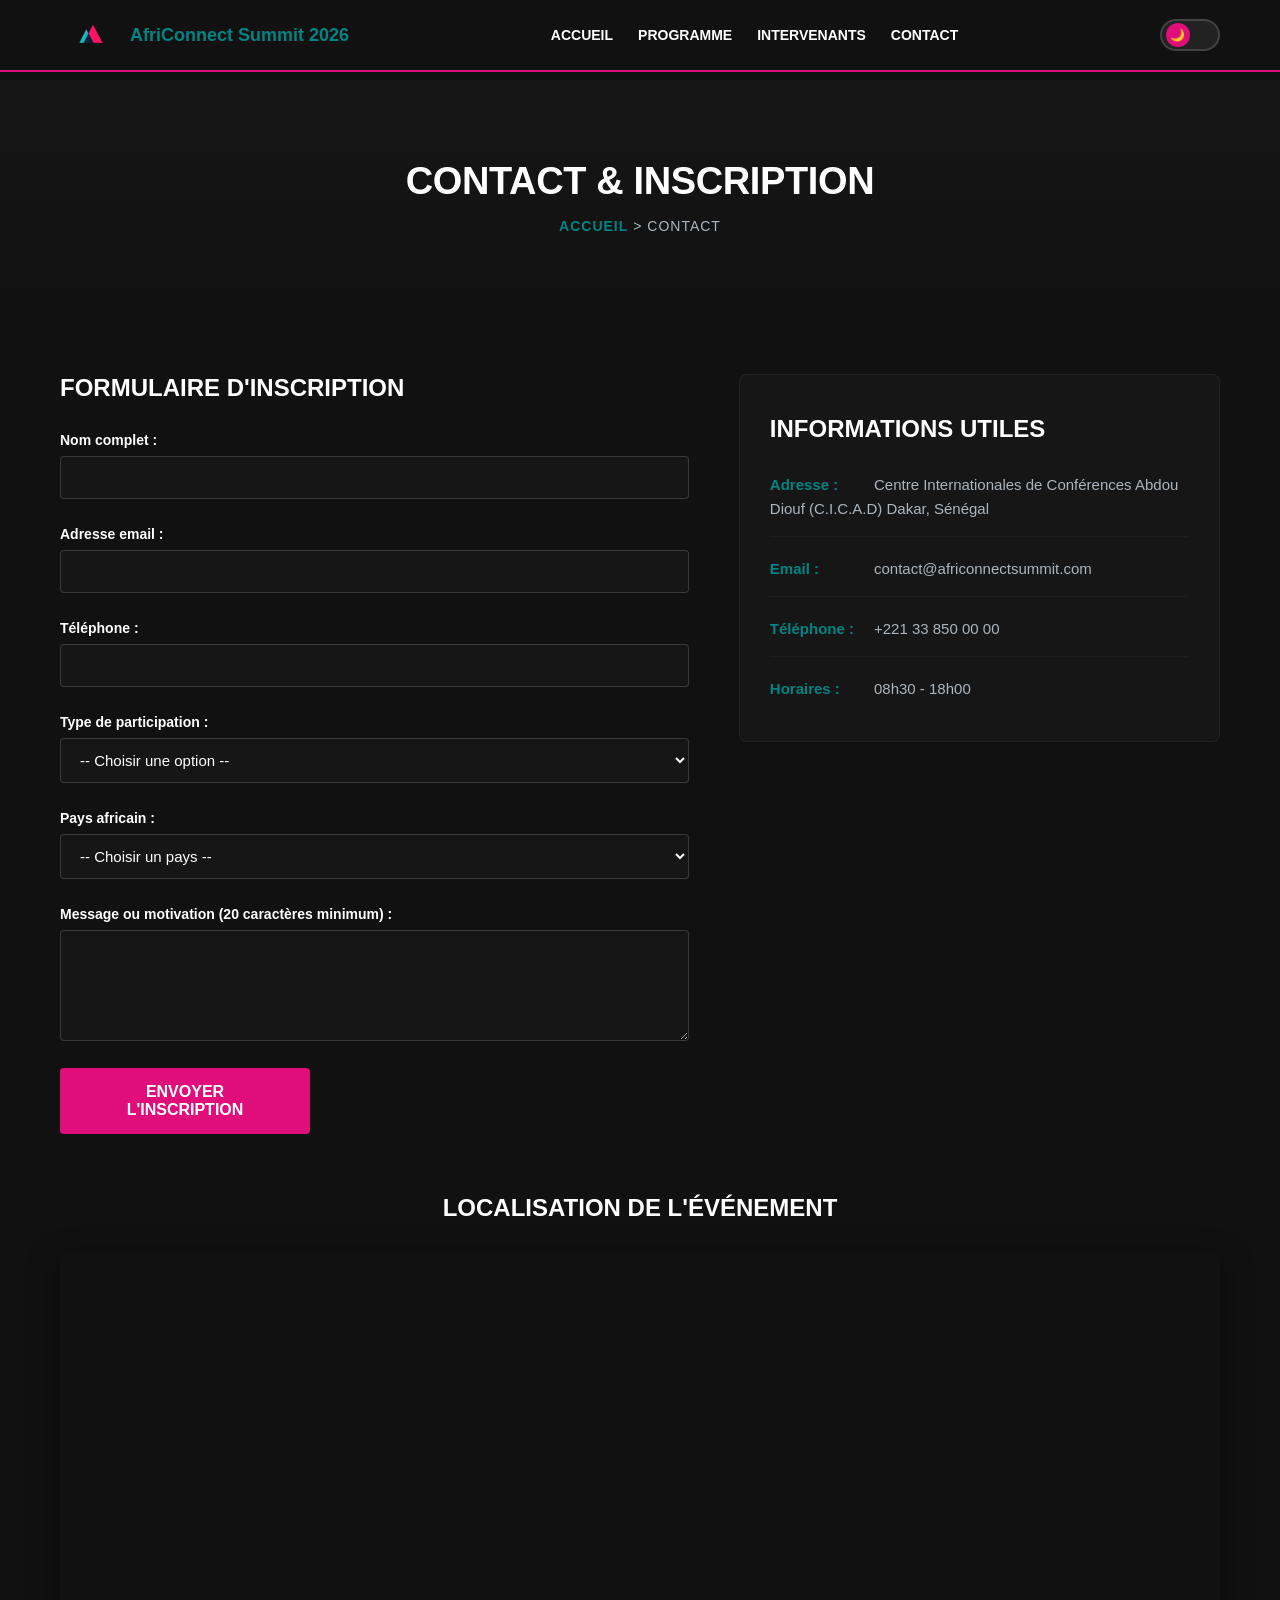
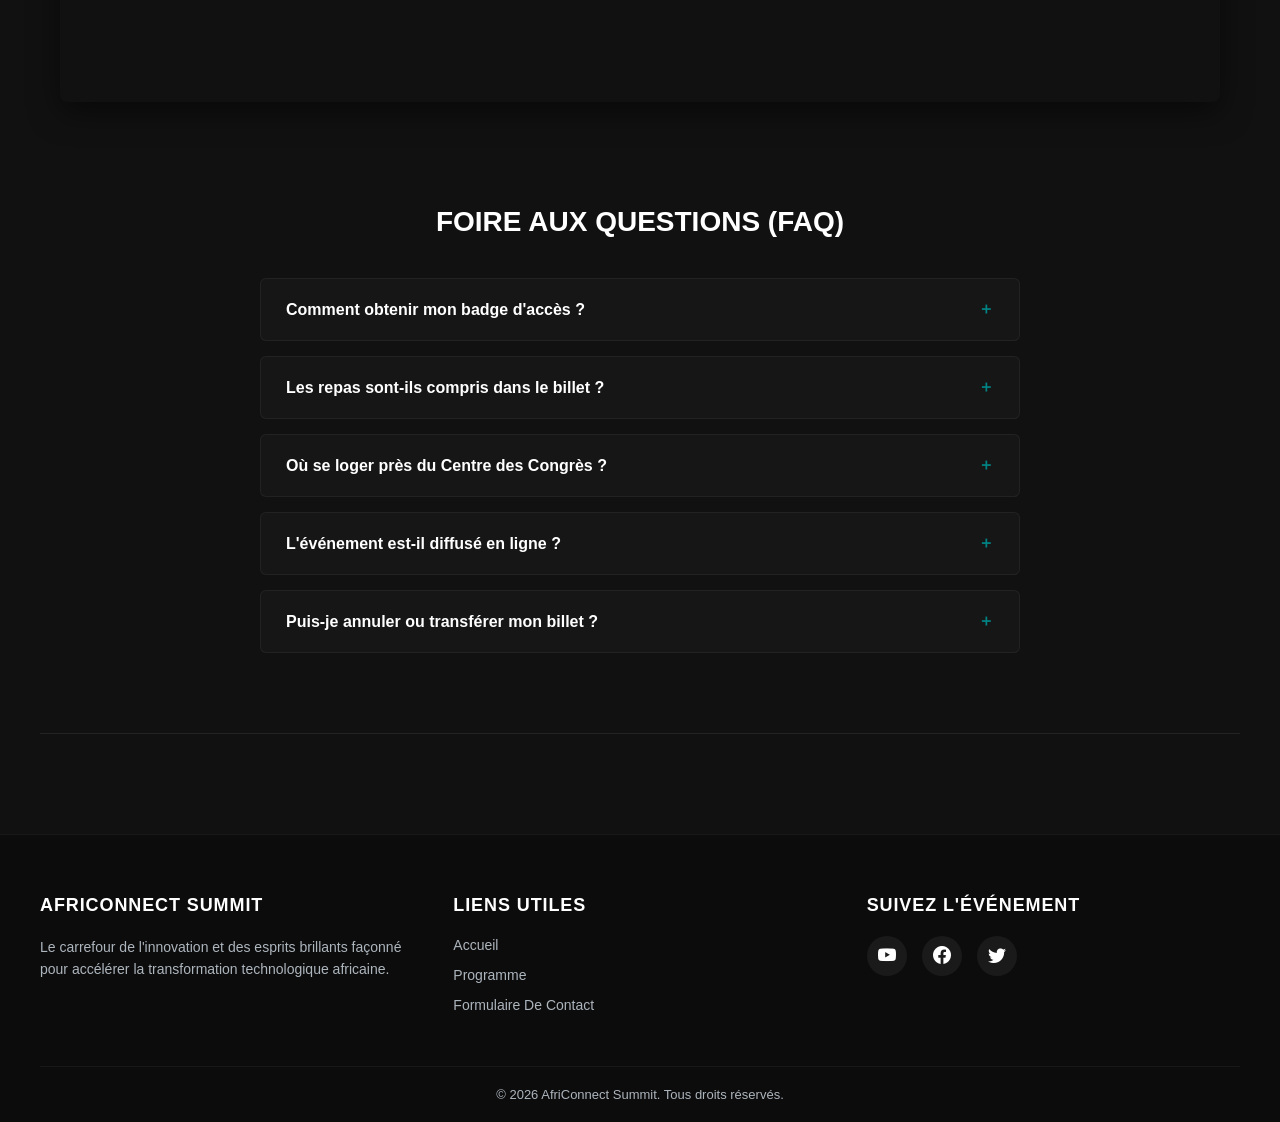
<file: contact.html>
<!DOCTYPE html>
<html lang="fr">
<head>
    <meta charset="UTF-8">
    <meta name="viewport" content="width=device-width, initial-scale=1.0">
    <title>Contact</title>
    <link rel="stylesheet" href="css/Style.css">
    <link rel="stylesheet" href="https://cdn.jsdelivr.net/npm/bootstrap-icons@1.11.3/font/bootstrap-icons.min.css">
</head>
<body>
    <header>
        <nav>
             <!-- logo -->
            <div class="header-logo-container">
            <a href="#">
                <img  class="my-custom-logo" src="image/logo.png" alt="logo">
                <strong>AfriConnect Summit 2026</strong>
            </a>
            </div>
            <button class="burger-menu" aria-label="Ouvrir le menu">
                <span class="bar"></span>
                <span class="bar"></span>
                <span class="bar"></span>
            </button>
            <ul>
                <li><a href="index.html">Accueil</a></li>
                <li><a href="programme.html">programme</a></li>
                <li><a href="intervenants.html">Intervenants</a></li>
                <li><a href="contact.html">contact</a></li>
            </ul>
            <button id="theme-toggle" class="btn-theme-switch" aria-label="Changer de thème">
    <span class="theme-switch-circle">☀️</span>
</button>
        </nav>
    </header>

   <!-- HERO INTERNE -->
<div class="contact-hero-section">
    <h1 class="contact-main-title">Contact &amp; Inscription</h1>
    <p class="contact-subtitle"><a href="index.html" >Accueil</a> &gt; Contact</p>
</div>



<!-- FORMULAIRE D'INSCRIPTION ET INFORMATIONS -->
<div class="inscription-container">
    
    <div class="inscription-form-col">
        <h2>Formulaire d'Inscription</h2>
        <form>
            <div class="form-group">
                <label for="nom-complet">Nom complet :</label>
                <input type="text" id="nom-complet" required>
                <span></span>
            </div>

            <div class="form-group">
                <label for="email">Adresse email :</label>
                <input type="email" id="email" required>
                <span></span>

            </div>

            <div class="form-group">
                <label for="telephone">Téléphone :</label>
                <input type="tel" id="telephone" required>
                <span></span>
            </div>

            <div class="form-group">
                <label for="participation">Type de participation :</label>
                <select id="participation" required>
                    <option value="">-- Choisir une option --</option>
                    <option value="standard">Participant Standard</option>
                    <option value="etudiant">Étudiant</option>
                    <option value="intervenant">Intervenant / Conférencier</option>
                    <option value="sponsor">Sponsor / Exposant</option>
                </select>
                <span></span>
            </div>

            <div class="form-group">
                <label for="pays">Pays africain :</label>
                <select id="pays" required>
                    <option value="">-- Choisir un pays --</option>
                    <option value="senegal">Sénégal</option>
                    <option value="cote-divoire">Côte d'Ivoire</option>
                    <option value="maroc">Maroc</option>
                    <option value="ghana">Ghana</option>
                    <option value="nigeria">Nigeria</option>
                    <option value="kenya">Kenya</option>
                    <option value="cameroun">Cameroun</option>
                    <option value="tunisie">Tunisie</option>
                    <option value="algerie">Algérie</option>
                    <option value="afrique-du-sud">Afrique du Sud</option>
                </select>
                <span></span>
            </div>

            <div class="form-group">
                <label for="motivation">Message ou motivation (20 caractères minimum) :</label>
                <textarea id="motivation" rows="5" required></textarea>
                <span></span>
            </div>

            <div class="btn">
                <button>Envoyer l'inscription</button>
            </div>
            
            <div></div>
        </form>
    </div>

    <!--  Informations de contact -->
    <div class="inscription-info-col">
        <h2>Informations utiles</h2>
        <p><strong>Adresse :</strong> Centre Internationales  de Conférences Abdou Diouf (C.I.C.A.D) Dakar, Sénégal</p>
        <p><strong>Email :</strong> contact@africonnectsummit.com</p>
        <p><strong>Téléphone :</strong> +221 33 850 00 00</p>
        <p><strong>Horaires :</strong> 08h30 - 18h00</p>
    </div>
</div>
    <!-- CARTE GOOGLE MAPS -->
<div>
    <h2>Localisation de l'événement</h2>
    <iframe src="https://www.google.com/maps/embed?pb=!1m18!1m12!1m3!1d3859.8526325166886!2d-17.43536512591839!3d14.66430327551589!2m3!1f0!2f0!3f0!3m2!1i1024!2i768!4f13.1!3m3!1m2!1s0xec1724ac8000c5d%3A0x9b4678e626f8da4c!2sPalais%20de%20la%20R%C3%A9publique!5e0!3m2!1sfr!2ssn!4v1777882593360!5m2!1sfr!2ssn" style="border:0; width:100%; height:450px;" allowfullscreen="" loading="lazy" referrerpolicy="no-referrer-when-downgrade"></iframe>
</div>


<!-- FAQ EN ACCORDÉON -->
<div class="faq-section">
    <h2>Foire Aux Questions (FAQ)</h2>

    <!-- Question 1 -->
    <div class="faq-item">
        <input type="checkbox" id="faq-1" class="faq-toggle">
        <label for="faq-1" class="faq-label"><strong>Comment obtenir mon badge d'accès ?</strong></label>
        <div class="faq-content">
            <p>Votre badge électronique vous sera envoyé par email après validation de votre inscription. Vous pourrez l'imprimer ou le présenter sur votre téléphone à l'entrée.</p>
        </div>
    </div>

    <!-- Question 2 -->
    <div class="faq-item">
        <input type="checkbox" id="faq-2" class="faq-toggle">
        <label for="faq-2" class="faq-label"><strong>Les repas sont-ils compris dans le billet ?</strong></label>
        <div class="faq-content">
            <p>Oui, l'accès aux buffets du midi et aux pauses-café est entièrement inclus pour tous les participants munis d'un billet valide.</p>
        </div>
    </div>

    <!-- Question 3 -->
    <div class="faq-item">
        <input type="checkbox" id="faq-3" class="faq-toggle">
        <label for="faq-3" class="faq-label"><strong>Où se loger près du Centre des Congrès ?</strong></label>
        <div class="faq-content">
            <p>Une liste d'hôtels partenaires situés à moins de 15 minutes du site sera envoyée à tous les inscrits avec des tarifs préférentiels.</p>
        </div>
    </div>

    <!-- Question 4 -->
    <div class="faq-item">
        <input type="checkbox" id="faq-4" class="faq-toggle">
        <label for="faq-4" class="faq-label"><strong>L'événement est-il diffusé en ligne ?</strong></label>
        <div class="faq-content">
            <p>Seules les conférences principales de l'Amphithéâtre Kédougou seront diffusées en direct pour les personnes inscrites au format virtuel.</p>
        </div>
    </div>

    <!-- Question 5 -->
    <div class="faq-item">
        <input type="checkbox" id="faq-5" class="faq-toggle">
        <label for="faq-5" class="faq-label"><strong>Puis-je annuler ou transférer mon billet ?</strong></label>
        <div class="faq-content">
            <p>Les annulations sont remboursables jusqu'à 30 jours avant l'événement. Le transfert de billet à un autre collègue est gratuit jusqu'à la veille du sommet.</p>
        </div>
    </div>
</div>

<hr>



 <!-- FOOTER -->
    <footer class="pied-de-page">
        <div class="conteneur-footer">
            <!-- Colonne 1 -->
            <div class="bloc-footer">
                <h4>AfriConnect Summit</h4>
                <p>Le carrefour de l'innovation et des esprits brillants façonné pour accélérer la transformation technologique africaine.</p>
            </div>
            
            <!-- Colonne 2 -->
            <div class="bloc-footer">
                <h4>Liens Utiles</h4>
                <ul>
                    <li><a href="index.html">accueil</a></li>
                    <li><a href="programme.html">Programme</a></li>
                    <li><a href="contact.html">Formulaire de Contact</a></li>
                </ul>
            </div>
            
            <!-- Colonne 3 -->
            <div class="bloc-footer">
                <h4>Suivez l'Événement</h4>
                <div class="liens-reseaux">
                    <a href="https://youtube.com"><i class="bi bi-youtube"></i></a>
                    <a href="https://facebook.com"><i class="bi bi-facebook"></i></a>
                    <a href="https://twitter.com"><i class="bi bi-twitter"></i></a>
                </div>
            </div>
        </div>
        
        <div class="bas-footer">
            <p>&copy; <span id="anneeDynamique"></span> AfriConnect Summit. Tous droits réservés.</p>
        
        </div>
    </footer>

    <script src="js/main.js"></script>
    <script>
    const themeSauvegarde = localStorage.getItem("theme") || "dark";
    document.documentElement.setAttribute("data-theme", themeSauvegarde);
</script>
        <button id="back-to-top" class="back-to-top-btn" aria-label="Retour en haut">⬆️</button>

</body>
</html>
</file>
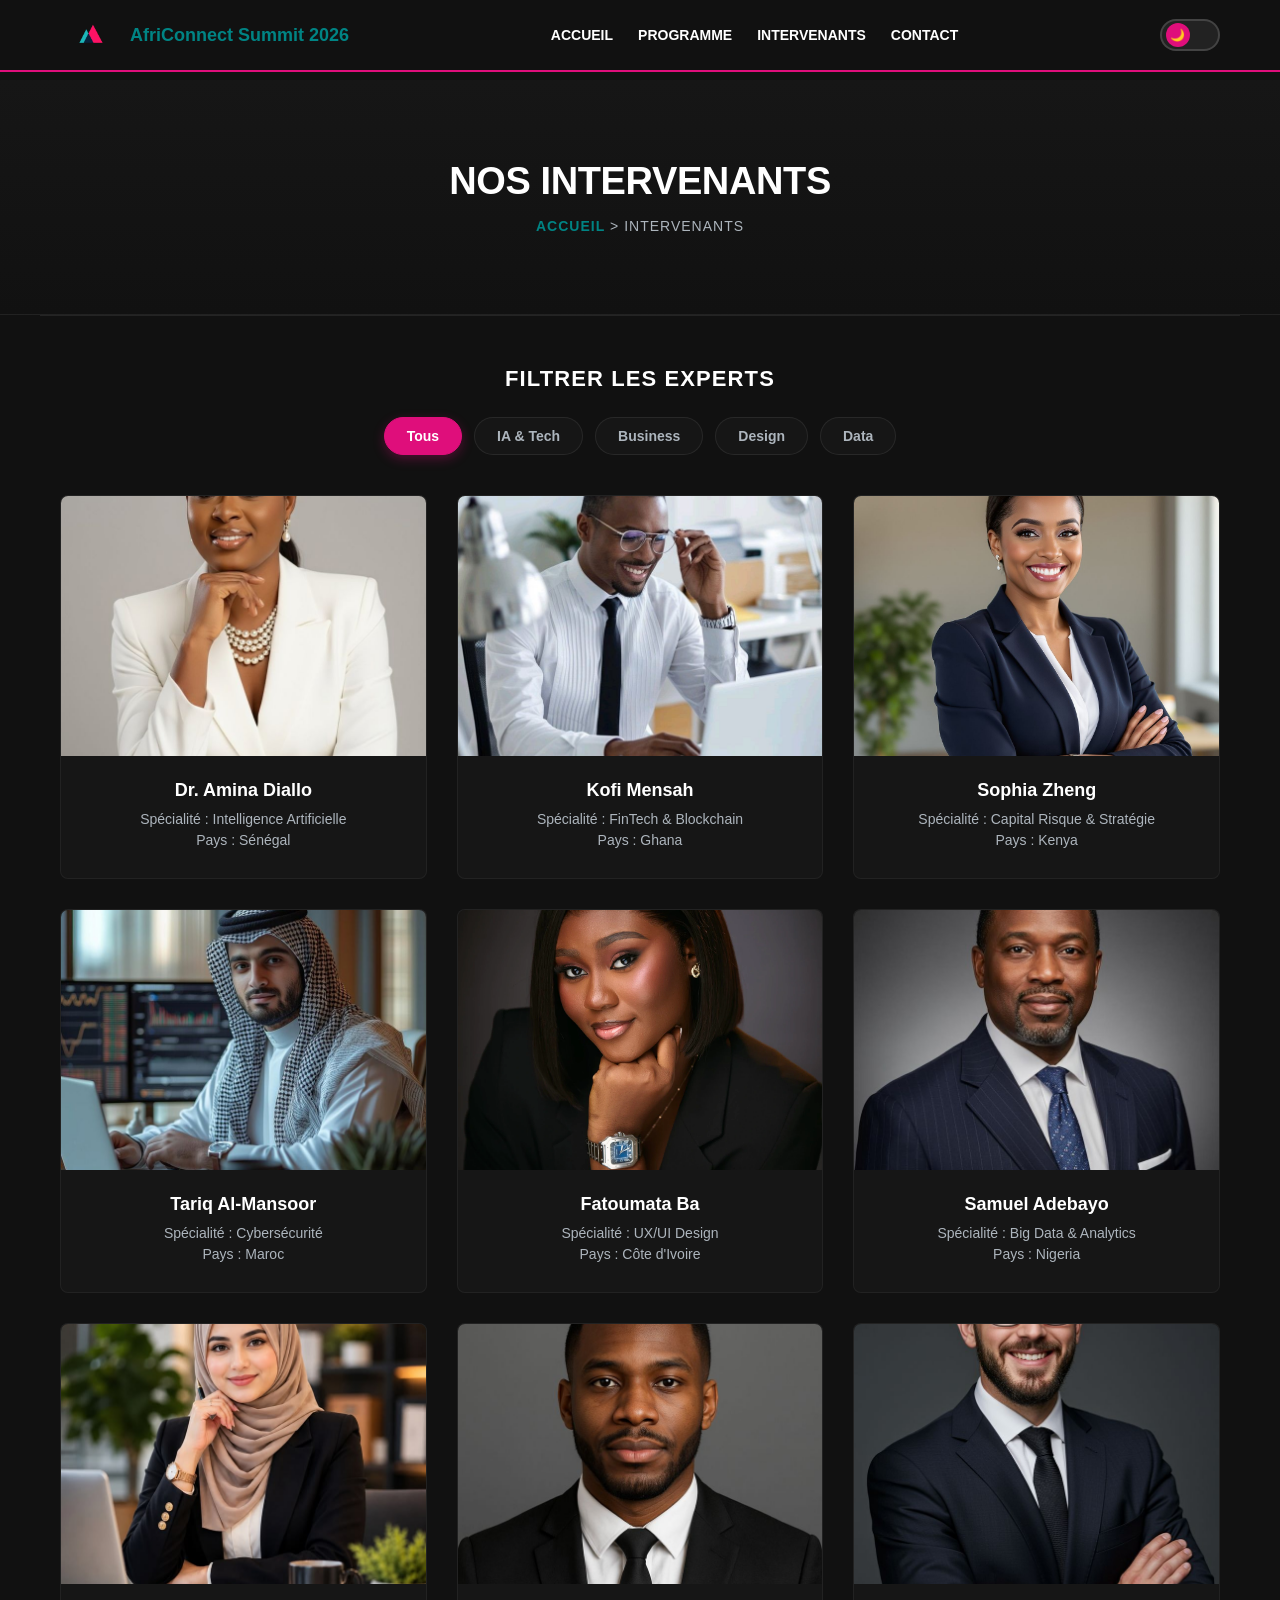
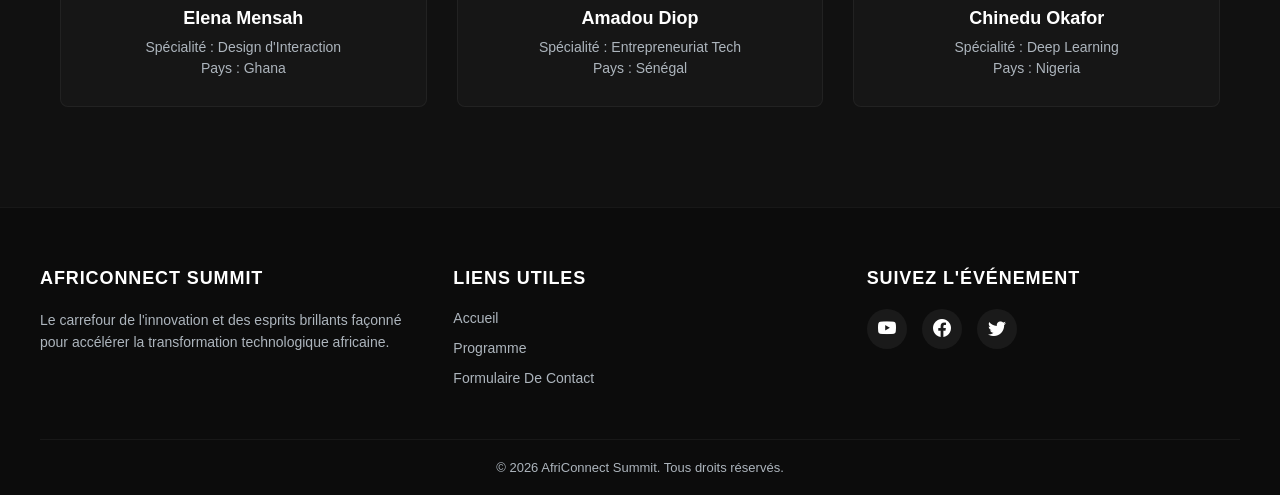
<file: Intervenants.html>
<!DOCTYPE html>
<html lang="fr">
<head>
    <meta charset="UTF-8">
    <meta name="viewport" content="width=device-width, initial-scale=1.0">
    <title>Intervenants</title>
    <link rel="stylesheet" href="css/Style.css">
    <link rel="stylesheet" href="https://cdn.jsdelivr.net/npm/bootstrap-icons@1.11.3/font/bootstrap-icons.min.css">
</head>
<body>
    <header>
        <nav>
             <!-- logo -->
            <div class="header-logo-container">
            <a href="#">
                <img  class="my-custom-logo" src="image/logo.png" alt="logo">
                <strong>AfriConnect Summit 2026</strong>
            </a>
            </div>
            <button class="burger-menu" aria-label="Ouvrir le menu">
                <span class="bar"></span>
                <span class="bar"></span>
                <span class="bar"></span>
            </button>
            <ul>
                <li><a href="Index.html">Accueil</a></li>
                <li><a href="Programme.html">programme</a></li>
                <li><a href="Intervenants.html">Intervenants</a></li>
                <li><a href="Contact.html">contact</a></li>
            </ul>
            <button id="theme-toggle" class="btn-theme-switch" aria-label="Changer de thème">
    <span class="theme-switch-circle">☀️</span>
</button>
        </nav>
    </header>
    <!-- HERO INTERNE -->
<div class="hero-interne-banniere">
    <h1 class="hero-interne-titre">Nos Intervenants</h1>
    <p class="hero-interne-fil-ariane">
        <a href="index.html">Accueil</a> &gt; Intervenants
    </p>
</div>


<hr>

<!-- FILTRAGE DYNAMIQUE -->
<div class="filtre-container">
    <h2>Filtrer les experts</h2>
    <ul class="filtre-liste">
        <li><button class="filtre-btn actif"  data-filter="tous">Tous</button></li>
        <li><button class="filtre-btn"  data-filter="ia-tech">IA &amp; Tech</button></li>
        <li><button class="filtre-btn"  data-filter="business">Business</button></li>
        <li><button class="filtre-btn"  data-filter="design">Design</button></li>
        <li><button class="filtre-btn"  data-filter="data">Data</button></li>
    </ul>
</div>

<main>
<!-- GRILLE D'INTERVENANTS -->
<div class="intervenants-section">
    <!-- Intervenant 1 -->
    <div data-category="ia-tech">
        <img src="image/intervenant5.jpg" alt="photo de amina">
        <h3>Dr. Amina Diallo</h3>
        <p>Spécialité : Intelligence Artificielle</p>
        <p>Pays : Sénégal</p>
    </div>

    <!-- Intervenant 2 -->
    <div data-category="ia-tech">
        <img src="image/intervenant12.jpg" alt="phto de Kofi">
        <h3>Kofi Mensah</h3>
        <p>Spécialité : FinTech &amp; Blockchain</p>
        <p>Pays : Ghana</p>
    </div>

    <!-- Intervenant 3 -->
    <div data-category="business">
        <img src="image/intervenant6.jpg" alt="photo de sophia">
        <h3>Sophia Zheng</h3>
        <p>Spécialité : Capital Risque &amp; Stratégie</p>
        <p>Pays : Kenya</p>
    </div>

    <!-- Intervenant 4 -->
    <div data-category="ia-tech">
        <img src="image/intervenant11.jpg" alt="photo de tariq">
        <h3>Tariq Al-Mansoor</h3>
        <p>Spécialité : Cybersécurité</p>
        <p>Pays : Maroc</p>
    </div>

    <!-- Intervenant 5 -->
    <div data-category="design">
        <img src="image/intervenant7.jpg" alt="photo de fatoumata">
        <h3>Fatoumata Ba</h3>
        <p>Spécialité : UX/UI Design</p>
        <p>Pays : Côte d'Ivoire</p>
    </div>

    <!-- Intervenant 6 -->
    <div data-category="data">
        <img src="image/intervenant13.jpg" alt="photo de samuel">
        <h3>Samuel Adebayo</h3>
        <p>Spécialité : Big Data &amp; Analytics</p>
        <p>Pays : Nigeria</p>
    </div>

    <!-- Intervenant 7 -->
    <div data-category="design">
        <img src="image/intervenant8.jpg" alt="phaoto de elena">
        <h3>Elena Mensah</h3>
        <p>Spécialité : Design d'Interaction</p>
        <p>Pays : Ghana</p>
    </div>

    <!-- Intervenant 8 -->
    <div data-category="business">
        <img src="image/intervenant10.jpg" alt="photo de amadou">
        <h3>Amadou Diop</h3>
        <p>Spécialité : Entrepreneuriat Tech</p>
        <p>Pays : Sénégal</p>
    </div>

    <!-- Intervenant 9 -->
    <div data-category="ia-tech">
        <img src="image/intervenant9.jpg" alt="photo de chinedu">
        <h3>Chinedu Okafor</h3>
        <p>Spécialité : Deep Learning</p>
        <p>Pays : Nigeria</p>
    </div>
</div>
</main>
    
 <!-- FOOTER -->
    <footer class="pied-de-page">
        <div class="conteneur-footer">
            <!-- Colonne 1 -->
            <div class="bloc-footer">
                <h4>AfriConnect Summit</h4>
                <p>Le carrefour de l'innovation et des esprits brillants façonné pour accélérer la transformation technologique africaine.</p>
            </div>
            
            <!-- Colonne 2 -->
            <div class="bloc-footer">
                <h4>Liens Utiles</h4>
                <ul>
                    <li><a href="Index.html">accueil</a></li>
                    <li><a href="Programme.html">Programme</a></li>
                    <li><a href="Contact.html">Formulaire de Contact</a></li>
                </ul>
            </div>
            
            <!-- Colonne 3 -->
            <div class="bloc-footer">
                <h4>Suivez l'Événement</h4>
                <div class="liens-reseaux">
                    <a href="https://youtube.com"><i class="bi bi-youtube"></i></a>
                    <a href="https://facebook.com"><i class="bi bi-facebook"></i></a>
                    <a href="https://twitter.com"><i class="bi bi-twitter"></i></a>
                </div>
            </div>
        </div>
        
        <div class="bas-footer">
            <p>&copy; <span id="anneeDynamique"></span> AfriConnect Summit. Tous droits réservés.</p>
        
        </div>
    </footer>
            <script src="js/main.js"></script>
            <script>
    const themeSauvegarde = localStorage.getItem("theme") || "dark";
    document.documentElement.setAttribute("data-theme", themeSauvegarde);
</script>
<button id="back-to-top" class="back-to-top-btn" aria-label="Retour en haut">⬆️</button>

</body>
</html>
</file>
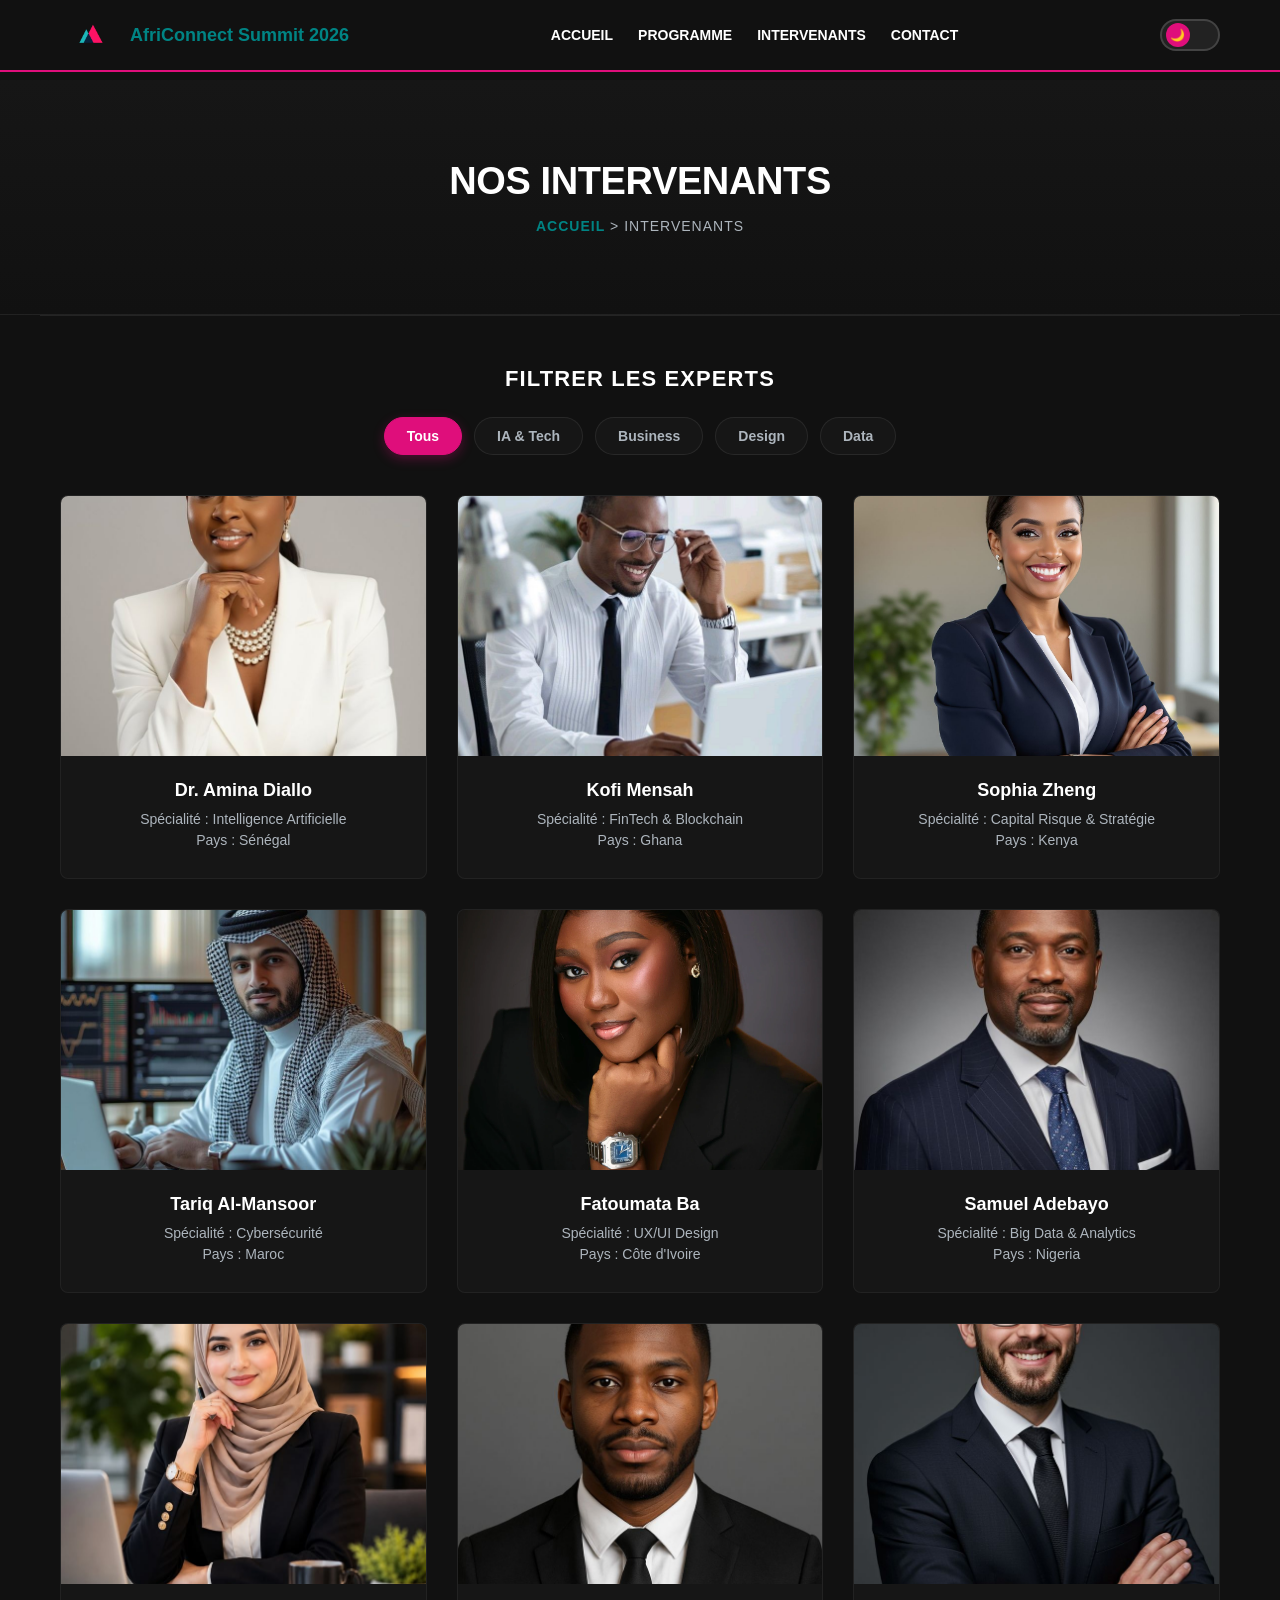
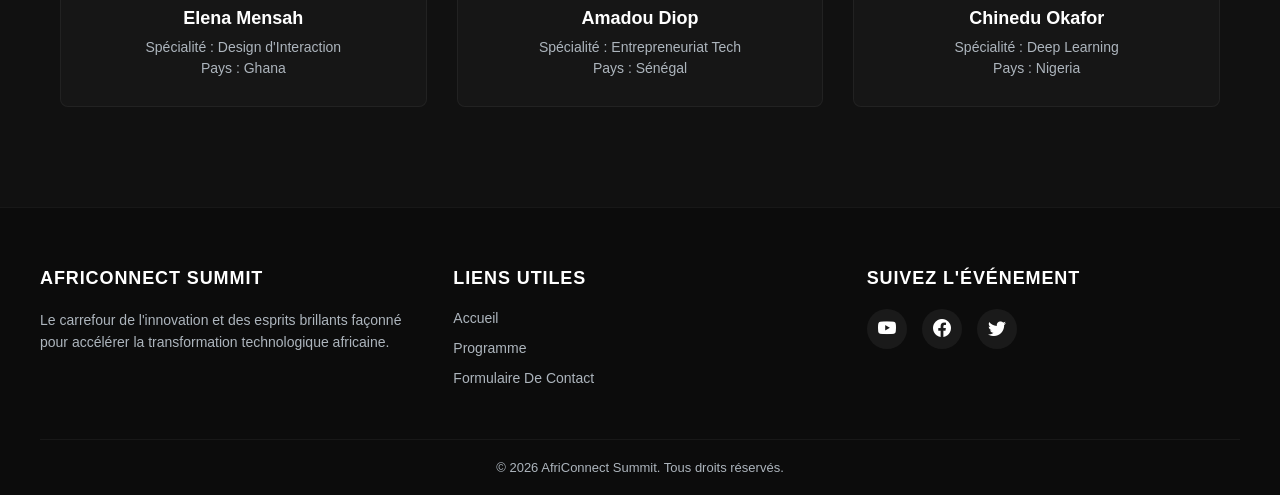
<file: intervenants.html>
<!DOCTYPE html>
<html lang="fr">
<head>
    <meta charset="UTF-8">
    <meta name="viewport" content="width=device-width, initial-scale=1.0">
    <title>Intervenants</title>
    <link rel="stylesheet" href="css/Style.css">
    <link rel="stylesheet" href="https://cdn.jsdelivr.net/npm/bootstrap-icons@1.11.3/font/bootstrap-icons.min.css">
</head>
<body>
    <header>
        <nav>
             <!-- logo -->
            <div class="header-logo-container">
            <a href="#">
                <img  class="my-custom-logo" src="image/logo.png" alt="logo">
                <strong>AfriConnect Summit 2026</strong>
            </a>
            </div>
            <button class="burger-menu" aria-label="Ouvrir le menu">
                <span class="bar"></span>
                <span class="bar"></span>
                <span class="bar"></span>
            </button>
            <ul>
                <li><a href="index.html">Accueil</a></li>
                <li><a href="programme.html">programme</a></li>
                <li><a href="intervenants.html">Intervenants</a></li>
                <li><a href="contact.html">contact</a></li>
            </ul>
            <button id="theme-toggle" class="btn-theme-switch" aria-label="Changer de thème">
    <span class="theme-switch-circle">☀️</span>
</button>
        </nav>
    </header>
    <!-- HERO INTERNE -->
<div class="hero-interne-banniere">
    <h1 class="hero-interne-titre">Nos Intervenants</h1>
    <p class="hero-interne-fil-ariane">
        <a href="index.html">Accueil</a> &gt; Intervenants
    </p>
</div>


<hr>

<!-- FILTRAGE DYNAMIQUE -->
<div class="filtre-container">
    <h2>Filtrer les experts</h2>
    <ul class="filtre-liste">
        <li><button class="filtre-btn actif"  data-filter="tous">Tous</button></li>
        <li><button class="filtre-btn"  data-filter="ia-tech">IA &amp; Tech</button></li>
        <li><button class="filtre-btn"  data-filter="business">Business</button></li>
        <li><button class="filtre-btn"  data-filter="design">Design</button></li>
        <li><button class="filtre-btn"  data-filter="data">Data</button></li>
    </ul>
</div>

<main>
<!-- GRILLE D'INTERVENANTS -->
<div class="intervenants-section">
    <!-- Intervenant 1 -->
    <div data-category="ia-tech">
        <img src="image/intervenant5.jpg" alt="photo de amina">
        <h3>Dr. Amina Diallo</h3>
        <p>Spécialité : Intelligence Artificielle</p>
        <p>Pays : Sénégal</p>
    </div>

    <!-- Intervenant 2 -->
    <div data-category="ia-tech">
        <img src="image/intervenant12.jpg" alt="phto de Kofi">
        <h3>Kofi Mensah</h3>
        <p>Spécialité : FinTech &amp; Blockchain</p>
        <p>Pays : Ghana</p>
    </div>

    <!-- Intervenant 3 -->
    <div data-category="business">
        <img src="image/intervenant6.jpg" alt="photo de sophia">
        <h3>Sophia Zheng</h3>
        <p>Spécialité : Capital Risque &amp; Stratégie</p>
        <p>Pays : Kenya</p>
    </div>

    <!-- Intervenant 4 -->
    <div data-category="ia-tech">
        <img src="image/intervenant11.jpg" alt="photo de tariq">
        <h3>Tariq Al-Mansoor</h3>
        <p>Spécialité : Cybersécurité</p>
        <p>Pays : Maroc</p>
    </div>

    <!-- Intervenant 5 -->
    <div data-category="design">
        <img src="image/intervenant7.jpg" alt="photo de fatoumata">
        <h3>Fatoumata Ba</h3>
        <p>Spécialité : UX/UI Design</p>
        <p>Pays : Côte d'Ivoire</p>
    </div>

    <!-- Intervenant 6 -->
    <div data-category="data">
        <img src="image/intervenant13.jpg" alt="photo de samuel">
        <h3>Samuel Adebayo</h3>
        <p>Spécialité : Big Data &amp; Analytics</p>
        <p>Pays : Nigeria</p>
    </div>

    <!-- Intervenant 7 -->
    <div data-category="design">
        <img src="image/intervenant8.jpg" alt="phaoto de elena">
        <h3>Elena Mensah</h3>
        <p>Spécialité : Design d'Interaction</p>
        <p>Pays : Ghana</p>
    </div>

    <!-- Intervenant 8 -->
    <div data-category="business">
        <img src="image/intervenant10.jpg" alt="photo de amadou">
        <h3>Amadou Diop</h3>
        <p>Spécialité : Entrepreneuriat Tech</p>
        <p>Pays : Sénégal</p>
    </div>

    <!-- Intervenant 9 -->
    <div data-category="ia-tech">
        <img src="image/intervenant9.jpg" alt="photo de chinedu">
        <h3>Chinedu Okafor</h3>
        <p>Spécialité : Deep Learning</p>
        <p>Pays : Nigeria</p>
    </div>
</div>
</main>
    
 <!-- FOOTER -->
    <footer class="pied-de-page">
        <div class="conteneur-footer">
            <!-- Colonne 1 -->
            <div class="bloc-footer">
                <h4>AfriConnect Summit</h4>
                <p>Le carrefour de l'innovation et des esprits brillants façonné pour accélérer la transformation technologique africaine.</p>
            </div>
            
            <!-- Colonne 2 -->
            <div class="bloc-footer">
                <h4>Liens Utiles</h4>
                <ul>
                    <li><a href="index.html">accueil</a></li>
                    <li><a href="programme.html">Programme</a></li>
                    <li><a href="contact.html">Formulaire de Contact</a></li>
                </ul>
            </div>
            
            <!-- Colonne 3 -->
            <div class="bloc-footer">
                <h4>Suivez l'Événement</h4>
                <div class="liens-reseaux">
                    <a href="https://youtube.com"><i class="bi bi-youtube"></i></a>
                    <a href="https://facebook.com"><i class="bi bi-facebook"></i></a>
                    <a href="https://twitter.com"><i class="bi bi-twitter"></i></a>
                </div>
            </div>
        </div>
        
        <div class="bas-footer">
            <p>&copy; <span id="anneeDynamique"></span> AfriConnect Summit. Tous droits réservés.</p>
        
        </div>
    </footer>
            <script src="js/main.js"></script>
            <script>
    const themeSauvegarde = localStorage.getItem("theme") || "dark";
    document.documentElement.setAttribute("data-theme", themeSauvegarde);
</script>
<button id="back-to-top" class="back-to-top-btn" aria-label="Retour en haut">⬆️</button>

</body>
</html>
</file>
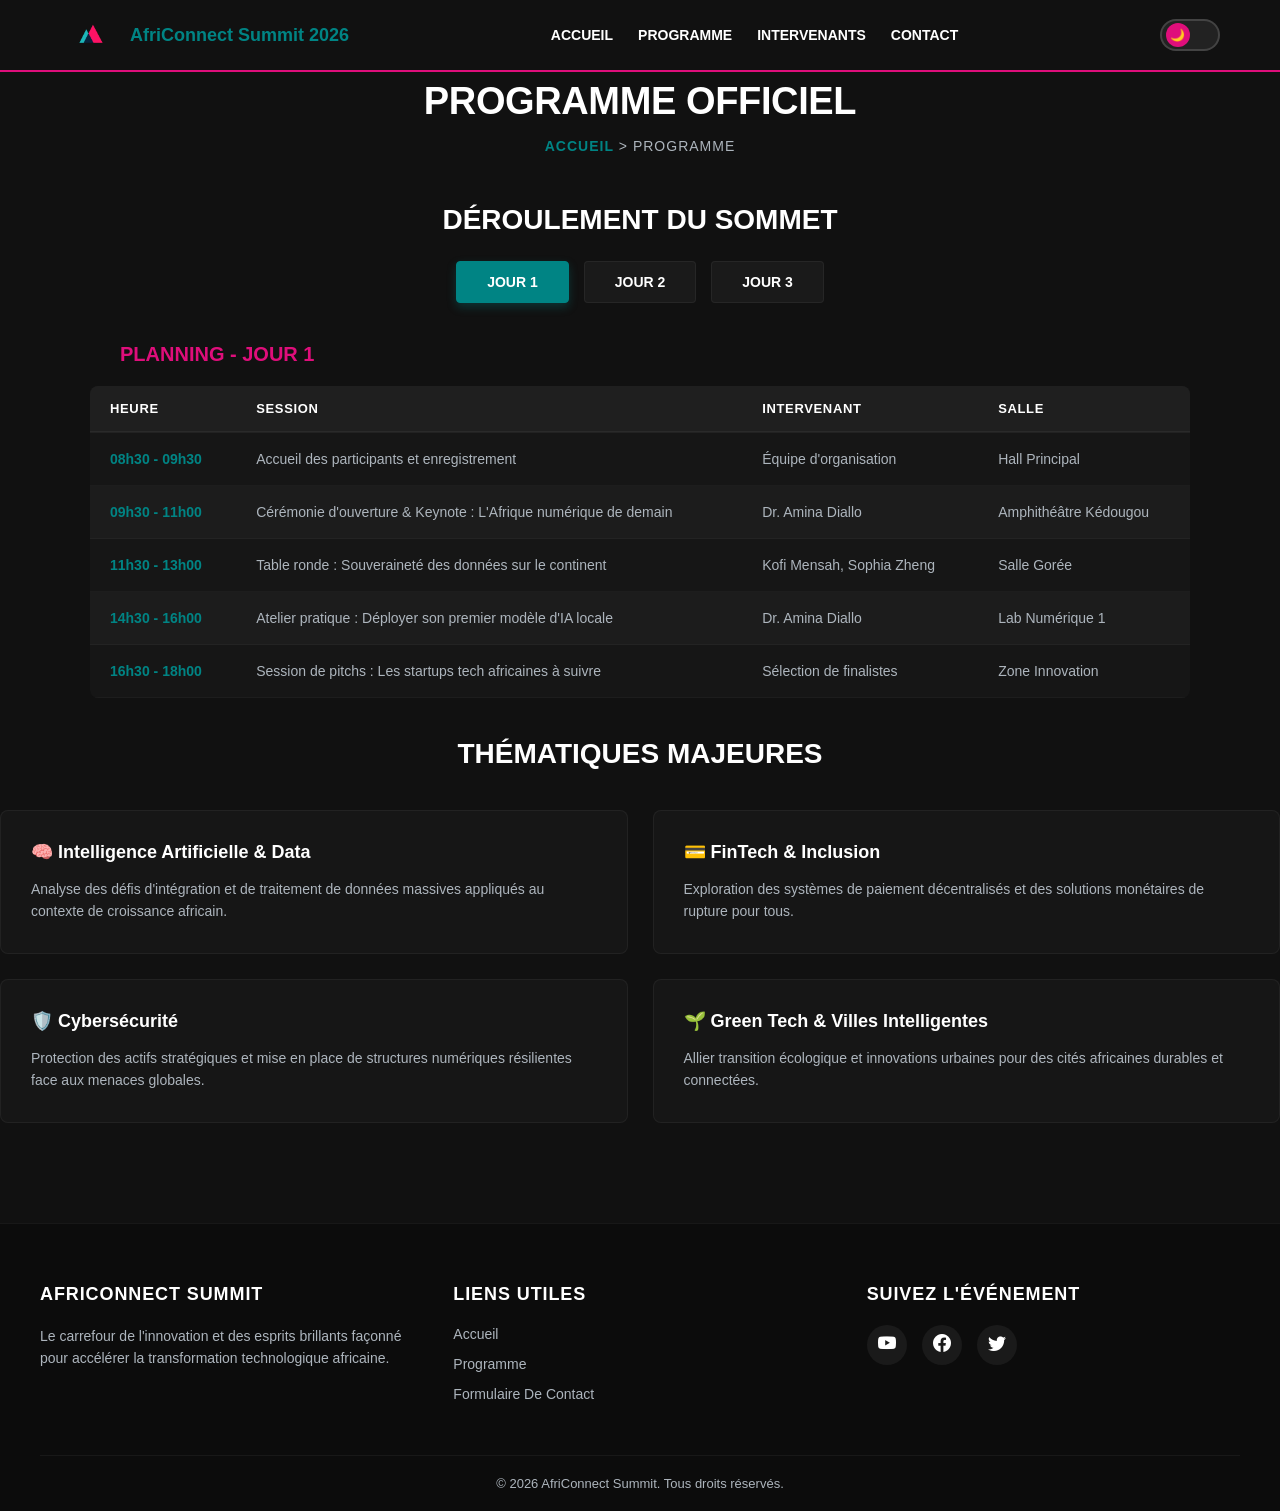
<file: Programme.html>
<!DOCTYPE html>
<html lang="fr">
<head>
    <meta charset="UTF-8">
    <meta name="viewport" content="width=device-width, initial-scale=1.0">
    <title>programme</title>
    <link rel="stylesheet" href="css/Style.css">
    <link rel="stylesheet" href="https://cdn.jsdelivr.net/npm/bootstrap-icons@1.11.3/font/bootstrap-icons.min.css">
</head>
<body>
    <header>
        <nav>
             <!-- logo -->
            <div class="header-logo-container">
            <a href="#">
                <img  class="my-custom-logo" src="image/logo.png" alt="logo">
                <strong>AfriConnect Summit 2026</strong>
            </a>
            </div>
        <button class="burger-menu" aria-label="Ouvrir le menu">
                <span class="bar"></span>
                <span class="bar"></span>
                <span class="bar"></span>
        </button>
            <ul>
                <li><a href="Index.html">Accueil</a></li>
                <li><a href="Programme.html">programme</a></li>
                <li><a href="Intervenants.html">Intervenants</a></li>
                <li><a href="Contact.html">contact</a></li>
            </ul>
            <button id="theme-toggle" class="btn-theme-switch" aria-label="Changer de thème">
    <span class="theme-switch-circle">☀️</span>
</button>
        </nav>
    </header>
    <main>
    <!-- HERO INTERNE -->
<div>
    <h1>Programme Officiel</h1>
    <p><a href="Index.html">Accueil</a> &gt; Programme</p>
</div>

                <!-- Planning -->
<div id="section-planning">
    <h2 class="titre-planning">Déroulement du Sommet</h2>
    
    <!-- Liste des jours (Modifiée pour le contrôle en JavaScript) -->
    <ul class="onglets-liste">
        <li><button type="button" class="onglet-btn actif" data-target="jour1">Jour 1</button></li>
        <li><button type="button" class="onglet-btn" data-target="jour2">Jour 2</button></li>
        <li><button type="button" class="onglet-btn" data-target="jour3">Jour 3</button></li>
    </ul>

    <!-- PLANNING JOUR 1 -->
    <div id="jour1" class="planning-contenu actif">
        <h3>Planning - Jour 1</h3>
        <table>
            <thead>
                <tr>
                    <th>Heure</th>
                    <th>Session</th>
                    <th>Intervenant</th>
                    <th>Salle</th>
                </tr>
            </thead>
            <tbody>
                <tr>
                    <td>08h30 - 09h30</td>
                    <td>Accueil des participants et enregistrement</td>
                    <td>Équipe d'organisation</td>
                    <td>Hall Principal</td>
                </tr>
                <tr>
                    <td>09h30 - 11h00</td>
                    <td>Cérémonie d'ouverture &amp; Keynote : L'Afrique numérique de demain</td>
                    <td>Dr. Amina Diallo</td>
                    <td>Amphithéâtre Kédougou</td>
                </tr>
                <tr>
                    <td>11h30 - 13h00</td>
                    <td>Table ronde : Souveraineté des données sur le continent</td>
                    <td>Kofi Mensah, Sophia Zheng</td>
                    <td>Salle Gorée</td>
                </tr>
                <tr>
                    <td>14h30 - 16h00</td>
                    <td>Atelier pratique : Déployer son premier modèle d'IA locale</td>
                    <td>Dr. Amina Diallo</td>
                    <td>Lab Numérique 1</td>
                </tr>
                <tr>
                    <td>16h30 - 18h00</td>
                    <td>Session de pitchs : Les startups tech africaines à suivre</td>
                    <td>Sélection de finalistes</td>
                    <td>Zone Innovation</td>
                </tr>
            </tbody>
        </table>
    </div>

    <!-- PLANNING JOUR 2 -->
    <div id="jour2" class="planning-contenu">
        <h3>Planning - Jour 2</h3>
        <table>
            <thead>
                <tr>
                    <th>Heure</th>
                    <th>Session</th>
                    <th>Intervenant</th>
                    <th>Salle</th>
                </tr>
            </thead>
            <tbody>
                <tr>
                    <td>09h00 - 10h30</td>
                    <td>Conférence : L'impact de la FinTech sur l'inclusion financière</td>
                    <td>Kofi Mensah</td>
                    <td>Amphithéâtre Kédougou</td>
                </tr>
                <tr>
                    <td>11h00 - 12h30</td>
                    <td>Panel : Cybersécurité et protection des infrastructures critiques</td>
                    <td>Tariq Al-Mansoor</td>
                    <td>Salle Gorée</td>
                </tr>
                <tr>
                    <td>14h00 - 15h30</td>
                    <td>Masterclass : Stratégies de levées de fonds en Afrique</td>
                    <td>Sophia Zheng</td>
                    <td>Salle Sine Saloum</td>
                </tr>
                <tr>
                    <td>16h00 - 17h30</td>
                    <td>Table ronde : Infrastructures Cloud et connectivité rurale</td>
                    <td>Experts Télécoms</td>
                    <td>Salle Gorée</td>
                </tr>
                <tr>
                    <td>17h30 - 19h00</td>
                    <td>Cocktail de réseautage et B2B speed dating</td>
                    <td>Tous les délégués</td>
                    <td>Espace Couvert Jardin</td>
                </tr>
            </tbody>
        </table>
    </div>

    <!-- PLANNING JOUR 3 -->
    <div id="jour3" class="planning-contenu">
        <h3>Planning - Jour 3</h3>
        <table>
            <thead>
                <tr>
                    <th>Heure</th>
                    <th>Session</th>
                    <th>Intervenant</th>
                    <th>Salle</th>
                </tr>
            </thead>
            <tbody>
                <tr>
                    <td>09h30 - 11h00</td>
                    <td>Conférence : Smart Cities et urbanisme durable africain</td>
                    <td>Invités Spéciaux</td>
                    <td>Salle Gorée</td>
                </tr>
                <tr>
                    <td>11h30 - 13h00</td>
                    <td>Atelier interactif : Éthique et régulations de la Tech</td>
                    <td>Tariq Al-Mansoor</td>
                    <td>Lab Numérique 2</td>
                </tr>
                <tr>
                    <td>14h30 - 15h30</td>
                    <td>Keynote de clôture : Feuille de route AfriConnect 2027</td>
                    <td>Comité de Direction</td>
                    <td>Amphithéâtre Kédougou</td>
                </tr>
                <tr>
                    <td>15h30 - 16h30</td>
                    <td>Remise des prix des meilleurs projets innovants</td>
                    <td>Membres du Jury</td>
                    <td>Amphithéâtre Kédougou</td>
                </tr>
                <tr>
                    <td>16h30 - 17h30</td>
                    <td>Mots de fin et remerciements officiels</td>
                    <td>Équipe AfriConnect</td>
                    <td>Hall Principal</td>
                </tr>
            </tbody>
        </table>
    </div>
</div>



<!-- SECTION THÉMATIQUES -->
<div id="thematiques" class="themes-container">
    <h2>Thématiques Majeures</h2>
     <div class="themes-grid">
    <div class="theme-card">
        <h3>🧠 Intelligence Artificielle &amp; Data</h3>
        <p>Analyse des défis d'intégration et de traitement de données massives appliqués au contexte de croissance africain.</p>
    </div>

    <div class="theme-card">
        <h3>💳 FinTech &amp; Inclusion</h3>
        <p>Exploration des systèmes de paiement décentralisés et des solutions monétaires de rupture pour tous.</p>
    </div>

    <div class="theme-card">
        <h3>🛡️ Cybersécurité</h3>
        <p>Protection des actifs stratégiques et mise en place de structures numériques résilientes face aux menaces globales.</p>
    </div>

    <div class="theme-card">
        <h3>🌱 Green Tech &amp; Villes Intelligentes</h3>
        <p>Allier transition écologique et innovations urbaines pour des cités africaines durables et connectées.</p>
    </div>
    
</div>
</main>

 <!-- FOOTER -->
    <footer class="pied-de-page">
        <div class="conteneur-footer">
            <!-- Colonne 1 -->
            <div class="bloc-footer">
                <h4>AfriConnect Summit</h4>
                <p>Le carrefour de l'innovation et des esprits brillants façonné pour accélérer la transformation technologique africaine.</p>
            </div>
            
            <!-- Colonne 2 -->
            <div class="bloc-footer">
                <h4>Liens Utiles</h4>
                <ul>
                    <li><a href="Index.html">accueil</a></li>
                    <li><a href="Programme.html">Programme</a></li>
                    <li><a href="Contact.html">Formulaire de Contact</a></li>
                </ul>
            </div>
            
            <!-- Colonne 3 -->
            <div class="bloc-footer">
                <h4>Suivez l'Événement</h4>
                <div class="liens-reseaux">
                    <a href="https://youtube.com"><i class="bi bi-youtube"></i></a>
                    <a href="https://facebook.com"><i class="bi bi-facebook"></i></a>
                    <a href="https://twitter.com"><i class="bi bi-twitter"></i></a>
                </div>
            </div>
        </div>
        
        <div class="bas-footer">
            <p>&copy; <span id="anneeDynamique"></span> AfriConnect Summit. Tous droits réservés.</p>
        
        </div>
    </footer>

    <script src="js/main.js"></script>
    <script>
    const themeSauvegarde = localStorage.getItem("theme") || "dark";
    document.documentElement.setAttribute("data-theme", themeSauvegarde);
</script>
    <button id="back-to-top" class="back-to-top-btn" aria-label="Retour en haut">⬆️</button>

</body>
</html>
</file>
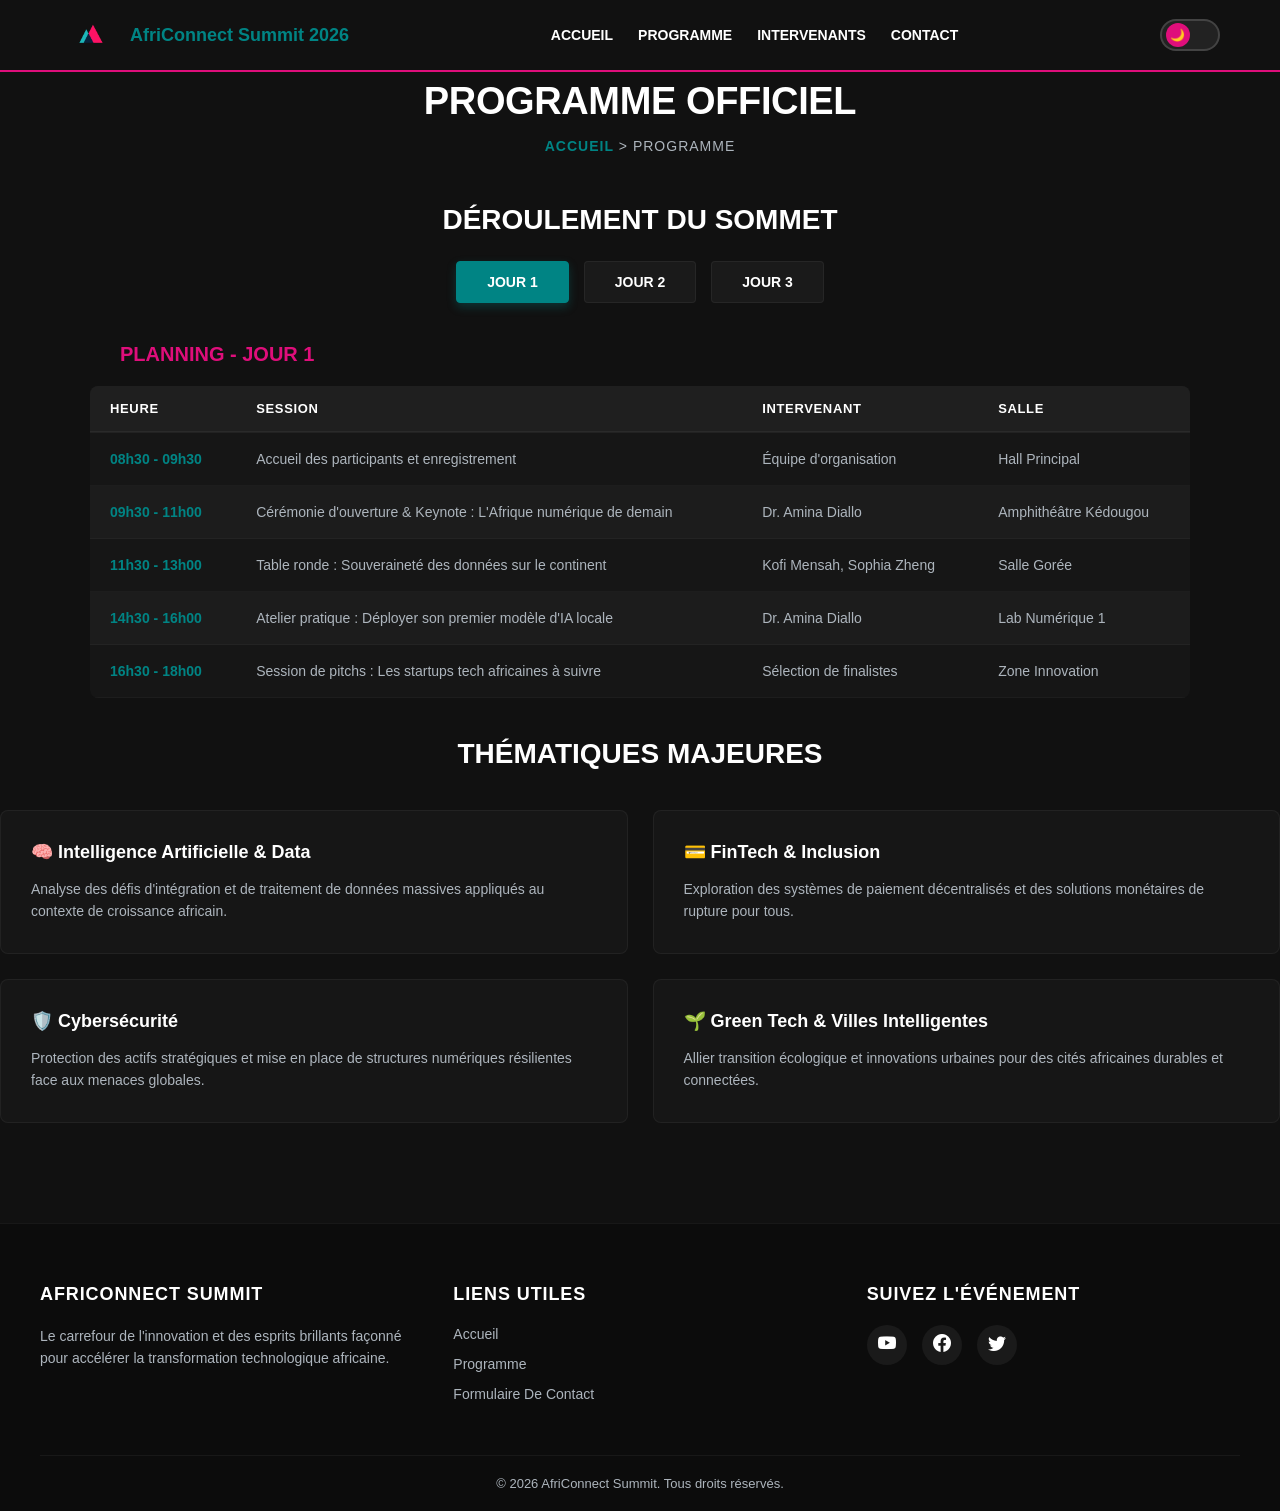
<file: programme.html>
<!DOCTYPE html>
<html lang="fr">
<head>
    <meta charset="UTF-8">
    <meta name="viewport" content="width=device-width, initial-scale=1.0">
    <title>programme</title>
    <link rel="stylesheet" href="css/Style.css">
    <link rel="stylesheet" href="https://cdn.jsdelivr.net/npm/bootstrap-icons@1.11.3/font/bootstrap-icons.min.css">
</head>
<body>
    <header>
        <nav>
             <!-- logo -->
            <div class="header-logo-container">
            <a href="#">
                <img  class="my-custom-logo" src="image/logo.png" alt="logo">
                <strong>AfriConnect Summit 2026</strong>
            </a>
            </div>
        <button class="burger-menu" aria-label="Ouvrir le menu">
                <span class="bar"></span>
                <span class="bar"></span>
                <span class="bar"></span>
        </button>
            <ul>
                <li><a href="index.html">Accueil</a></li>
                <li><a href="programme.html">programme</a></li>
                <li><a href="intervenants.html">Intervenants</a></li>
                <li><a href="contact.html">contact</a></li>
            </ul>
            <button id="theme-toggle" class="btn-theme-switch" aria-label="Changer de thème">
    <span class="theme-switch-circle">☀️</span>
</button>
        </nav>
    </header>
<main>
    <!-- HERO INTERNE -->
<div>
    <h1>Programme Officiel</h1>
    <p><a href="index.html">Accueil</a> &gt; Programme</p>
</div>

                <!-- Planning -->
<div id="section-planning">
    <h2 class="titre-planning">Déroulement du Sommet</h2>
    
    <!-- Liste des jours (Modifiée pour le contrôle en JavaScript) -->
    <ul class="onglets-liste">
        <li><button type="button" class="onglet-btn actif" data-target="jour1">Jour 1</button></li>
        <li><button type="button" class="onglet-btn" data-target="jour2">Jour 2</button></li>
        <li><button type="button" class="onglet-btn" data-target="jour3">Jour 3</button></li>
    </ul>

    <!-- PLANNING JOUR 1 -->
    <div id="jour1" class="planning-contenu actif">
        <h3>Planning - Jour 1</h3>
        <table>
            <thead>
                <tr>
                    <th>Heure</th>
                    <th>Session</th>
                    <th>Intervenant</th>
                    <th>Salle</th>
                </tr>
            </thead>
            <tbody>
                <tr>
                    <td>08h30 - 09h30</td>
                    <td>Accueil des participants et enregistrement</td>
                    <td>Équipe d'organisation</td>
                    <td>Hall Principal</td>
                </tr>
                <tr>
                    <td>09h30 - 11h00</td>
                    <td>Cérémonie d'ouverture &amp; Keynote : L'Afrique numérique de demain</td>
                    <td>Dr. Amina Diallo</td>
                    <td>Amphithéâtre Kédougou</td>
                </tr>
                <tr>
                    <td>11h30 - 13h00</td>
                    <td>Table ronde : Souveraineté des données sur le continent</td>
                    <td>Kofi Mensah, Sophia Zheng</td>
                    <td>Salle Gorée</td>
                </tr>
                <tr>
                    <td>14h30 - 16h00</td>
                    <td>Atelier pratique : Déployer son premier modèle d'IA locale</td>
                    <td>Dr. Amina Diallo</td>
                    <td>Lab Numérique 1</td>
                </tr>
                <tr>
                    <td>16h30 - 18h00</td>
                    <td>Session de pitchs : Les startups tech africaines à suivre</td>
                    <td>Sélection de finalistes</td>
                    <td>Zone Innovation</td>
                </tr>
            </tbody>
        </table>
    </div>

    <!-- PLANNING JOUR 2 -->
    <div id="jour2" class="planning-contenu">
        <h3>Planning - Jour 2</h3>
        <table>
            <thead>
                <tr>
                    <th>Heure</th>
                    <th>Session</th>
                    <th>Intervenant</th>
                    <th>Salle</th>
                </tr>
            </thead>
            <tbody>
                <tr>
                    <td>09h00 - 10h30</td>
                    <td>Conférence : L'impact de la FinTech sur l'inclusion financière</td>
                    <td>Kofi Mensah</td>
                    <td>Amphithéâtre Kédougou</td>
                </tr>
                <tr>
                    <td>11h00 - 12h30</td>
                    <td>Panel : Cybersécurité et protection des infrastructures critiques</td>
                    <td>Tariq Al-Mansoor</td>
                    <td>Salle Gorée</td>
                </tr>
                <tr>
                    <td>14h00 - 15h30</td>
                    <td>Masterclass : Stratégies de levées de fonds en Afrique</td>
                    <td>Sophia Zheng</td>
                    <td>Salle Sine Saloum</td>
                </tr>
                <tr>
                    <td>16h00 - 17h30</td>
                    <td>Table ronde : Infrastructures Cloud et connectivité rurale</td>
                    <td>Experts Télécoms</td>
                    <td>Salle Gorée</td>
                </tr>
                <tr>
                    <td>17h30 - 19h00</td>
                    <td>Cocktail de réseautage et B2B speed dating</td>
                    <td>Tous les délégués</td>
                    <td>Espace Couvert Jardin</td>
                </tr>
            </tbody>
        </table>
    </div>

    <!-- PLANNING JOUR 3 -->
    <div id="jour3" class="planning-contenu">
        <h3>Planning - Jour 3</h3>
        <table>
            <thead>
                <tr>
                    <th>Heure</th>
                    <th>Session</th>
                    <th>Intervenant</th>
                    <th>Salle</th>
                </tr>
            </thead>
            <tbody>
                <tr>
                    <td>09h30 - 11h00</td>
                    <td>Conférence : Smart Cities et urbanisme durable africain</td>
                    <td>Invités Spéciaux</td>
                    <td>Salle Gorée</td>
                </tr>
                <tr>
                    <td>11h30 - 13h00</td>
                    <td>Atelier interactif : Éthique et régulations de la Tech</td>
                    <td>Tariq Al-Mansoor</td>
                    <td>Lab Numérique 2</td>
                </tr>
                <tr>
                    <td>14h30 - 15h30</td>
                    <td>Keynote de clôture : Feuille de route AfriConnect 2027</td>
                    <td>Comité de Direction</td>
                    <td>Amphithéâtre Kédougou</td>
                </tr>
                <tr>
                    <td>15h30 - 16h30</td>
                    <td>Remise des prix des meilleurs projets innovants</td>
                    <td>Membres du Jury</td>
                    <td>Amphithéâtre Kédougou</td>
                </tr>
                <tr>
                    <td>16h30 - 17h30</td>
                    <td>Mots de fin et remerciements officiels</td>
                    <td>Équipe AfriConnect</td>
                    <td>Hall Principal</td>
                </tr>
            </tbody>
        </table>
    </div>
</div>



<!-- SECTION THÉMATIQUES -->
<div id="thematiques" class="themes-container">
    <h2>Thématiques Majeures</h2>
     <div class="themes-grid">
    <div class="theme-card">
        <h3>🧠 Intelligence Artificielle &amp; Data</h3>
        <p>Analyse des défis d'intégration et de traitement de données massives appliqués au contexte de croissance africain.</p>
    </div>

    <div class="theme-card">
        <h3>💳 FinTech &amp; Inclusion</h3>
        <p>Exploration des systèmes de paiement décentralisés et des solutions monétaires de rupture pour tous.</p>
    </div>

    <div class="theme-card">
        <h3>🛡️ Cybersécurité</h3>
        <p>Protection des actifs stratégiques et mise en place de structures numériques résilientes face aux menaces globales.</p>
    </div>

    <div class="theme-card">
        <h3>🌱 Green Tech &amp; Villes Intelligentes</h3>
        <p>Allier transition écologique et innovations urbaines pour des cités africaines durables et connectées.</p>
    </div>
    
</div>
</div>
</main>

 <!-- FOOTER -->
    <footer class="pied-de-page">
        <div class="conteneur-footer">
            <!-- Colonne 1 -->
            <div class="bloc-footer">
                <h4>AfriConnect Summit</h4>
                <p>Le carrefour de l'innovation et des esprits brillants façonné pour accélérer la transformation technologique africaine.</p>
            </div>
            
            <!-- Colonne 2 -->
            <div class="bloc-footer">
                <h4>Liens Utiles</h4>
                <ul>
                    <li><a href="index.html">accueil</a></li>
                    <li><a href="programme.html">Programme</a></li>
                    <li><a href="contact.html">Formulaire de Contact</a></li>
                </ul>
            </div>
            
            <!-- Colonne 3 -->
            <div class="bloc-footer">
                <h4>Suivez l'Événement</h4>
                <div class="liens-reseaux">
                    <a href="https://youtube.com"><i class="bi bi-youtube"></i></a>
                    <a href="https://facebook.com"><i class="bi bi-facebook"></i></a>
                    <a href="https://twitter.com"><i class="bi bi-twitter"></i></a>
                </div>
            </div>
        </div>
        
        <div class="bas-footer">
            <p>&copy; <span id="anneeDynamique"></span> AfriConnect Summit. Tous droits réservés.</p>
        
        </div>
    </footer>

    <script src="js/main.js"></script>
    <script>
    const themeSauvegarde = localStorage.getItem("theme") || "dark";
    document.documentElement.setAttribute("data-theme", themeSauvegarde);
</script>
    <button id="back-to-top" class="back-to-top-btn" aria-label="Retour en haut">⬆️</button>

</body>
</html>
</file>
<file: css/Style.css>
/* VARIABLES DE COULEURS ET POLICES */
:root {
    
    --fond-sombre:#111111;
    --couleur-rose:#df0e7b;
    --couleur-turquoise:#008484;
    --texte-blanc:#ffffff;
    --texte-gris:#adb5bd;
    
    /* Police */
    --police-principale: sans-serif;
}

/* Reset de base */
* {
    margin: 0;
    padding: 0;
    box-sizing: border-box; 
}

body {
    background-color: var(--fond-sombre);
    color: var(--texte-blanc);
    font-family: var(--police-principale);
     padding-top: 80px;
}

/*  BARRE DE NAVIGATION */
header {
    background-color: var(--fond-sombre);
    position: fixed;
    top: 0;
    left: 0;
    width: 100%;
    border-bottom: 2px solid var(--couleur-rose);
     z-index: 1000; 
}

nav {
    display: flex;
    justify-content: space-between;
    align-items: center; 
    max-width: 1200px;
    margin: 0 auto;
    padding: 15px 20px;
}

/* STYLE DU LOGO */
.header-logo-container a {
    display: flex;
    align-items: center;
    text-decoration: none;
    color: var(--texte-blanc);
    font-size: 18px;
}

.my-custom-logo {
    height: 40px;
     margin-right: 10px; 
}

.header-logo-container strong {
     color: var(--couleur-turquoise);
}

/*  LIENS DU MENU */
nav ul {
    display: flex;
    list-style: none;
}

nav ul li {
    margin-left: 25px; 
}

nav ul li a {
    text-decoration: none;
    color: var(--texte-blanc);
    font-weight: bold;
    text-transform: uppercase;
    font-size: 14px;
}

nav ul li a:hover {
    color: var(--couleur-rose);
}

/* MENU HAMBURGER  */
.burger-menu {
    display: none;
}

/*  SECTION HERO */
#accueil {
    min-height: 100vh; 
    display: flex;
    flex-direction: column;    
    justify-content: center;   
    align-items: center;       
    text-align: center;        
    padding: 80px 20px;
    
    /* IMAGE DE FOND  */
    background-image: linear-gradient(rgba(11, 11, 11, 0.85), rgba(11, 11, 11, 0.95)), url(../image/image\ hero.jpg);
    background-size: cover;        
    background-position: center;   
    background-repeat: no-repeat;
    background-attachment: fixed;
}

/*  Animation d'apparition  */
@keyframes apparition {
    from {
        opacity: 0;
        transform: translateY(20px);
    }
    to {
        opacity: 1;
        transform: translateY(0);
    }
}

#accueil h1, #accueil p, .hero-buttons, .countdown-container {
    animation: apparition 1s ease-out forwards;
}

/*  Style du grand titre  */
#accueil h1 {
    font-size: 40px;           
    max-width: 800px;          
    margin-bottom: 20px;
    line-height: 1.2;          
}

/* sous-titre (Lieu et Dates) */
#accueil p {
    font-size: 18px;
    color: var(--texte-gris);
    margin-bottom: 40px;
    line-height: 1.6;
}

#accueil p strong {
    color: var(--couleur-turquoise); 
}

/* BOUTONS CTA */
.hero-buttons {
    display: flex;
    justify-content: center;
    align-items: center;
    gap: 20px;
    margin-bottom: 50px;
    width: 100%; 
}


.hero-buttons a {
    text-decoration: none;
}


.hero-buttons button {
    padding: 15px 30px;
    font-size: 16px;
    font-weight: bold;
    text-transform: uppercase;
    border-radius: 4px;
    cursor: pointer;
    transition: all 0.3s ease; 
    display: inline-block;
}

/* Premier bouton */
.btn-ticket {
    background-color: var(--couleur-rose);
    color: var(--texte-blanc);
    border: none;
}

.btn-ticket:hover {
    background-color: #b80763; 
    transform: translateY(-3px); 
}

/* Deuxième bouton */
.btn-programme {
    background-color: transparent;
    color: var(--texte-blanc);
    border: 2px solid var(--couleur-turquoise);
}

.btn-programme:hover {
    background-color: var(--couleur-turquoise);
    transform: translateY(-3px);
}

/* COMPTE À REBOURS */
.countdown-container {
    display: flex;
    flex-direction: column;
    align-items: center;  
}

.countdown-container h3 {
    font-size: 18px;
    text-transform: uppercase;
    color: var(--texte-gris);
    margin-bottom: 20px;
}


.countdown-box {
    display: flex;
    justify-content: center;
    gap: 15px;                 
}

/* Chaque bloc individuel */
.countdown-item {
    background-color: #1a1a1a; 
    border: 1px solid rgba(255, 255, 255, 0.1);
    padding: 15px 20px;
    border-radius: 6px;
    min-width: 90px; 
    text-align: center;
}

/* Le chiffre (00) */
.countdown-item span {
    font-size: 32px;
    font-weight: bold;
    color: var(--couleur-rose); 
    display: block;
}

/* Le texte en dessous (Jours, Heures...) */
.countdown-item p {
    font-size: 12px;
    text-transform: uppercase;
    color: var(--texte-gris);
    margin: 5px 0 0 0;
}

/*  SECTION CHIFFRES CLÉS */
#chiffres {
    max-width: 1200px;
    margin: 80px auto; 
    padding: 0 20px;
    text-align: center;
}


#chiffres h2 {
    font-size: 32px;
    margin-bottom: 40px;
    text-transform: uppercase;
    letter-spacing: -0.02em;
}


.stats-grid {
    display: grid;
    grid-template-columns: repeat(auto-fit, minmax(220px, 1fr));
    gap: 30px;
}


.stat-card {
    background-color: #1a1a1a;
    border: 1px solid rgba(255, 255, 255, 0.05);
    padding: 30px 20px;
    border-radius: 6px;
    transition: transform 0.3s ease; 
}


.stat-card:hover {
    transform: translateY(-5px);
    border-color: var(--couleur-turquoise);
}

/* Style du grand chiffre */
.stat-card span {
    font-size: 40px;
    font-weight: bold;
    color: var(--couleur-turquoise);
    display: block;
    margin-bottom: 10px;
}


.stat-card p {
    font-size: 14px;
    color: var(--texte-gris);
    line-height: 1.4;
}

/* SECTION POURQUOI PARTICIPER */
#pourquoi {
    max-width: 1200px;
    margin: 100px auto;
    padding: 0 20px;
    text-align: center;
}


#pourquoi h2 {
    font-size: 32px;
    margin-bottom: 50px;
    text-transform: uppercase;
}


#pourquoi div {
    display: flex;
    justify-content: space-between;
    gap: 30px;
    flex-wrap: wrap;
}

/* Style de chaque article  */
#pourquoi article {
    flex: 1;
    min-width: 280px;  
    background-color: #1a1a1a;
    border-left: 4px solid var(--couleur-rose);
    padding: 40px 25px;
    border-radius: 0 8px 8px 0;
    text-align: left;
    transition: all 0.3s ease;
    opacity: 0;
    transform: translateY(30px);
    transition: opacity 0.6s ease-out, transform 0.6s ease-out;  
}

#pourquoi article.visible {
    opacity: 1;
    transform: translateY(0);
}



#pourquoi article:hover {
    background-color: #222222; 
    transform: scale(1.02);
}

/* Style des icônes/images */
#pourquoi article img {
    width: 50px; 
    height: 50px;
    object-fit: contain; 
    margin-bottom: 20px;
    display: block;
}


#pourquoi article h3 {
    font-size: 20px;
    color: var(--texte-blanc);
    margin-bottom: 15px;
}


#pourquoi article p {
    font-size: 14px;
    color: var(--texte-gris);
    line-height: 1.6;
}

/* SECTION INTERVENANTS VEDETTES */
#intervenants {
    max-width: 1200px;
    margin: 100px auto;
    padding: 0 20px;
    text-align: center;    
}


#intervenants h2 {
    font-size: 32px;
    margin-bottom: 50px;
    text-transform: uppercase;
}


#intervenants > div:first-of-type {
    display: grid;
    grid-template-columns: repeat(auto-fit, minmax(230px, 1fr));
    gap: 30px; 
    margin-bottom: 50px;
}

/* Style de la carte de chaque intervenant */
#intervenants article {
    background-color: #1a1a1a;
    border-radius: 8px;
    overflow: hidden;
    padding-bottom: 25px;
    border: 1px solid rgba(255, 255, 255, 0.05);
    transition: all 0.3s ease;
}


#intervenants article:hover {
    border-color: var(--couleur-rose); 
    transform: translateY(-5px); 
}

/*  effets de la photo de l'intervenant */
#intervenants article img {
    width: 100%;
    height: 280px;
    object-fit: cover;
    filter: grayscale(40%);
    transition: all 0.3s ease;
}


#intervenants article:hover img {
    filter: grayscale(0%);
    transform: scale(1.03);  
}

/* Nom de l'intervenant */
#intervenants article h3 {
    font-size: 20px;
    color: var(--texte-blanc);
    margin: 20px 15px 10px 15px;
}

/* Titre/Poste de l'intervenant */
#intervenants article p {
    font-size: 14px;
    color: var(--texte-gris);
    margin: 0 15px 5px 15px;
}

/* Pays de l'intervenant  */
#intervenants article p em {
    font-size: 13px;
    color: var(--couleur-turquoise);
    font-style: normal;
    font-weight: bold;
    text-transform: uppercase;
}

/* BOUTON DE REDIRECTION  */

#intervenants > div:last-of-type a {
    text-decoration: none;
}

#intervenants > div:last-of-type button {
    background-color: transparent;
    color: var(--texte-blanc);
    border: 2px solid var(--couleur-rose);
    padding: 15px 35px;
    font-size: 16px;
    font-weight: bold;
    text-transform: uppercase;
    border-radius: 4px;
    cursor: pointer;
    transition: all 0.3s ease;
}

/* Effet au survol du bouton */
#intervenants > div:last-of-type button:hover {
    background-color: var(--couleur-rose); 
    box-shadow: 0 0 15px rgba(223, 14, 123, 0.4);
}

/* SECTION SPONSORS */
#sponsors {
    max-width: 1200px;
    margin: 100px auto;
    padding: 0 20px;
    text-align: center;        
}

#sponsors h1 {
    font-size: 32px;
    text-transform: uppercase;
    margin-bottom: 10px;
}

#sponsors > p {
    font-size: 16px;
    color: var(--texte-gris);
    margin-bottom: 60px;
}

/* --- Style de la boîte de chaque niveau --- */
.gold, .argent, .bronze {
     background-color: #1a1a1a;
    padding: 40px 20px;
    border-radius: 8px;
    margin-bottom: 40px;       
    border: 1px solid rgba(255, 255, 255, 0.03);
}

.gold h2, .argent h2, .bronze h2 {
    font-size: 22px;
    color: var(--texte-blanc);
    margin-bottom: 5px;
}

.gold p, .argent p, .bronze p {
    font-size: 14px;
    color: var(--texte-gris);
    margin-bottom: 30px;
}

/*  Disposition Flexbox  */
.gold div, .argent div, .bronze div {
    display: flex;
    justify-content: center;   
    align-items: center;       
    gap: 40px;                 
    flex-wrap: wrap;           
}

/* --- Style des images de logos --- */
#sponsors img {
    object-fit: contain;       
    background-color: #ffffff;
    border-radius: 6px;
    padding: 12px;             
    transition: all 0.3s ease;
}


#sponsors a:hover img {
    transform: scale(1.05);    
   box-shadow: 0 5px 15px rgba(255, 255, 255, 0.1);
}

/* DIFFÉRENCIATION VISUELLE DES TAILLES */

/* Niveau Or  */
.gold img {
    width: 240px;
    height: 100px;
    border: 2px solid #ffd700;
}

/* Niveau Argent  */
.argent img {
    width: 180px;
    height: 80px;
    border: 2px solid #c0c0c0;
}

/* Niveau Bronze */
.bronze img {
    width: 140px;
    height: 70px;
    border: 2px solid #cd7f32;
}

/*  PIED DE PAGE  */
.pied-de-page {
    background-color: #0c0c0c;
    border-top: 1px solid rgba(255, 255, 255, 0.05);
    padding: 60px 20px 20px 20px;
    margin-top: 100px; 
}


.conteneur-footer {
    display: flex;
    justify-content: space-between;
    align-items: flex-start; 
    max-width: 1200px;
    margin: 0 auto;
    gap: 40px; 
    flex-wrap: wrap;
}


.bloc-footer {
    flex: 1;
    min-width: 250px;
}


.bloc-footer h4 {
    font-size: 18px;
    color: var(--texte-blanc);
    margin-bottom: 20px;
    text-transform: uppercase;
    letter-spacing: 0.05em;
}


.bloc-footer p {
    font-size: 14px;
    color: var(--texte-gris);
    line-height: 1.6;
}

/* --- Style des Liens Utiles (Colonne 2) --- */
.bloc-footer ul {
    list-style: none;
}

.bloc-footer ul li {
    margin-bottom: 12px;
}

.bloc-footer ul li a {
    text-decoration: none;
    color: var(--texte-gris);
    font-size: 14px;
    transition: all 0.3s ease;
    text-transform: capitalize;
}


.bloc-footer ul li a:hover {
    color: var(--couleur-turquoise);
    padding-left: 5px; 
}

/* Style des Réseaux Sociaux  */
.liens-reseaux {
    display: flex;
    gap: 15px;
}

.liens-reseaux a {
    display: inline-flex;
    justify-content: center;
    align-items: center;
    width: 40px;
    height: 40px;
    background-color: #1a1a1a; 
    color: var(--texte-blanc);
    border-radius: 50%;
    text-decoration: none;
    font-size: 18px;
    transition: all 0.3s ease;
}

/* Effet au survol des icônes réseaux sociaux */
.liens-reseaux a:hover {
    background-color: var(--couleur-rose);
    transform: translateY(-3px);
}

/*  BAS DU FOOTER */
.bas-footer {
    max-width: 1200px;
    margin: 40px auto 0 auto;
    padding-top: 20px;
    border-top: 1px solid rgba(255, 255, 255, 0.05);
   text-align: center; 
}

.bas-footer p {
    font-size: 13px;
    color: var(--texte-gris);
}

/* HERO INTERNE (Programme) */


#accueil + div, 
header + div,
div:has(> h1:contains("Programme Officiel")),
main > div:first-of-type {
    width: 100% !important;
    padding: 80px 20px !important;
    text-align: center !important;
    background: linear-gradient(180deg, #161616 0%, #111111 100%) !important;
    border-bottom: 1px solid rgba(255, 255, 255, 0.05) !important;
    display: block !important;
}


h1 {
    font-size: 38px;
    text-transform: uppercase;
    letter-spacing: -0.01em;
    margin-bottom: 15px;
    color: #ffffff;
    text-align: center;
}

/* Style pour le fil d'Ariane */
h1 + p {
    font-size: 14px;
    color: #adb5bd;
    text-transform: uppercase;
    letter-spacing: 1px;
    text-align: center;
}

h1 + p a {
    text-decoration: none;
    color: #008484; 
    font-weight: bold;
    transition: color 0.3s ease;
}

h1 + p a:hover {
    color: #df0e7b; 
}

/*  TITRE DU PLANNING */
.titre-planning {
    font-size: 28px;
    text-transform: uppercase;
    text-align: center;
    margin-top: 50px;     
    margin-bottom: 25px;  
    color: #ffffff;
}

/* ONGLETS DE SÉLECTION  */

h2 + ul {
    display: flex;
    justify-content: center;
    list-style: none;
    gap: 15px;
    margin-bottom: 40px;
    padding: 0;
}


h2 + ul li .onglet-btn {
    display: inline-block;
    padding: 12px 30px;
    background-color: #1a1a1a;
    color: #ffffff;
    text-decoration: none;
    font-weight: bold;
    text-transform: uppercase;
    font-size: 14px;
    border-radius: 4px;
    border: 1px solid rgba(255, 255, 255, 0.05);
    cursor: pointer; 
    font-family: inherit; 
    transition: all 0.3s ease;
}

/* Effet au survol des boutons */
h2 + ul li .onglet-btn:hover {
    border-color: #008484; 
    background-color: #222222;
    transform: translateY(-2px);
}

/*  L'ONGLET ACTIF  */
h2 + ul li .onglet-btn.actif {
    background-color: #008484; 
    border-color: #008484;
    color: #ffffff;
    box-shadow: 0 4px 10px rgba(0, 132, 132, 0.3);
}

    /* GESTION PLANNING */

#jour2, #jour3 {
    display: none;
}


.onglets-liste li .onglet-btn.actif {
    background-color: #008484;
    border-color: #008484;
    color: #ffffff;
}



/*  TABLEAUX DE PLANNING */
/* Titre de chaque jour  */
#jour1 h3, #jour2 h3, #jour3 h3 {
    font-size: 20px;
    color: #df0e7b; 
    margin-top: 30px;
    margin-bottom: 20px;
    text-transform: uppercase;
    margin-left: 120px;
   

}

/* Style général de TOUS les tableaux de la page */
table {
    width: 100%;
    max-width: 1100px;
    margin: 0 auto 40px auto;
    border-collapse: collapse; 
    background-color: #161616;
    border-radius: 8px;
    overflow: hidden; 
}

/* Ligne d'en-tête  */
table th {
    background-color: #1f1f1f;
    color: #ffffff;
    text-transform: uppercase;
    font-size: 13px;
    letter-spacing: 0.05em;
    padding: 15px 20px;
    text-align: left;
    font-weight: bold;
    border-bottom: 2px solid rgba(255, 255, 255, 0.05);
}

/* Cases de contenu du tableau */
table td {
    padding: 18px 20px;
    font-size: 14px;
    color: #adb5bd; 
    border-bottom: 1px solid rgba(255, 255, 255, 0.03);
    vertical-align: middle;
}

/* Première colonne  */
table td:first-child {
    color: #008484; 
    font-weight: bold;
    white-space: nowrap; 
}

/* Alternance de couleurs  */
table tbody tr:nth-child(even) {
    background-color: #1c1c1c; 
}

/* Effet au survol d'une ligne */
table tbody tr:hover {
    background-color: #222222;
}

/* SECURITE D'AFFICHAGE */

/* #jour2, #jour3 {
    display: none; */
}
/*  SECTION THÉMATIQUES MAJEURES */
.themes-container {
    max-width: 1100px;
    margin: 80px auto;
    padding: 0 20px;
}

/* Style du titre  */
.themes-container h2 {
    font-size: 28px;
    text-transform: uppercase;
    text-align: center;
    margin-bottom: 40px;
    color: #ffffff;
}

/* Grille CSS Grid  */
.themes-grid {
    display: grid;
    grid-template-columns: repeat(2, 1fr); 
    gap: 25px; 
}

/* Style de chaque carte Thématique */
.theme-card {
    background-color: #161616; 
    border: 1px solid rgba(255, 255, 255, 0.05); 
    padding: 30px;
    border-radius: 8px;
    transition: all 0.3s ease; 
    opacity: 0;
    transform: translateY(25px);
    transition: opacity 0.6s ease-out, transform 0.6s ease-out;
}

.theme-card.visible {
    opacity: 1;
    transform: translateY(0);
}

/* Effet au survol */
.theme-card:hover {
    transform: translateY(-4px); 
    border-color: var(--couleur-turquoise); 
    box-shadow: 0 5px 20px rgba(0, 132, 132, 0.1); 
}

/* Style des titres  */
.theme-card h3 {
    font-size: 18px;
    color: var(--texte-blanc);
    margin-bottom: 15px;
    font-weight: bold;
}

/* Style de la description  */
.theme-card p {
    font-size: 14px;
    color: var(--texte-gris);
    line-height: 1.6;
}


/*  HERO INTERNE (Bannière Intervenants)*/

.hero-interne-banniere {
    width: 100%;               
    padding: 80px 20px;        
    text-align: center;       
    background: linear-gradient(180deg, #161616 0%, var(--fond-sombre) 100%);
    border-bottom: 1px solid rgba(255, 255, 255, 0.05); 
}

/* Style du grand titre h1 */
.hero-interne-titre {
    font-size: 38px;
    text-transform: uppercase;
    letter-spacing: -0.01em;
    margin-bottom: 15px;
    color: var(--texte-blanc); 
}

/* Style du paragraphe */
.hero-interne-fil-ariane {
    font-size: 14px;
    color: var(--texte-gris);   
    text-transform: uppercase;
    letter-spacing: 1px;
}

/* Style du lien  */
.hero-interne-fil-ariane a {
    text-decoration: none;
    color: var(--couleur-turquoise); 
    font-weight: bold;
    transition: color 0.3s ease; 
}

/* Effet au survol du lien Accueil */
.hero-interne-fil-ariane a:hover {
    color: var(--couleur-rose);    
}
/* ZONE DE FILTRAGE DYNAMIQUE */
.filtre-container {
    max-width: 1100px;
    margin: 50px auto 30px auto; 
    padding: 0 20px;
    text-align: center;         
}

/* Style du titre  */
.filtre-container h2 {
    font-size: 22px;
    text-transform: uppercase;
    color: var(--texte-blanc);
    margin-bottom: 25px;
    letter-spacing: 0.05em;
}

/*  Alignement des boutons  */
.filtre-liste {
    display: flex;
    justify-content: center;    
    list-style: none;           
    gap: 12px;                  
    flex-wrap: wrap;          
    padding: 0;
}

/*  Style de base des boutons de filtre  */
.filtre-btn {
    background-color: #161616;  
    color: var(--texte-gris);  
    border: 1px solid rgba(255, 255, 255, 0.08);
    padding: 10px 22px;
    font-size: 14px;
    font-weight: bold;
    border-radius: 20px;        
    cursor: pointer;
    transition: all 0.25s ease; 
}

/* Effet au survol des boutons inactifs */
.filtre-btn:hover {
    color: var(--texte-blanc);
    border-color: var(--couleur-turquoise);
    background-color: #1f1f1f;
}

/* --- Mise en évidence bouton actif ( */
.filtre-btn.actif {
    background-color: var(--couleur-rose); 
    color: var(--texte-blanc);            
    border-color: var(--couleur-rose);
    box-shadow: 0 4px 12px rgba(223, 14, 123, 0.3); 
}
/*  GRILLE D'INTERVENANTS  */
.intervenants-section {
    max-width: 1200px;
    margin: 40px auto 100px auto; 
    padding: 0 20px;
    
    /* Configuration  */
    display: grid;
    grid-template-columns: repeat(3, 1fr);
    gap: 30px; 
}

/*  Style de chaque carte d'intervenant  */
.intervenants-section > div {
    background-color: #161616; 
    border: 1px solid rgba(255, 255, 255, 0.05);
    border-radius: 8px;
    overflow: hidden;          
    padding-bottom: 25px;      
    text-align: center;        
    transition: all 0.3s ease; 
}

/* Effet Hover  */
.intervenants-section > div:hover {
    transform: translateY(-8px); 
    border-color: var(--couleur-turquoise); 
    box-shadow: 0 10px 25px rgba(0, 132, 132, 0.2); 
}

/*  Style des photos des intervenants */
.intervenants-section > div img {
    width: 100%;               
    height: 260px;             
    object-fit: cover;         
    margin-bottom: 20px;
}

/*  nom de l'intervenant */
.intervenants-section > div h3 {
    font-size: 18px;
    color: var(--texte-blanc);
    margin: 0 15px 10px 15px;
}

/* Style de la spécialité et du pays  */
.intervenants-section > div p {
    font-size: 14px;
    color: var(--texte-gris);
    margin: 5px 15px;
}

/* Petite touche de couleur */
.intervenants-section > div p:first-of-type {
    font-weight: 500;
}



/*  HERO INTERNE (Bannière Contact & Inscription) */

.contact-hero-section {
    width: 100%;               
    padding: 80px 20px;        
    text-align: center;       
    background: linear-gradient(180deg, #161616 0%, var(--fond-sombre) 100%);
}

/* Style du grand titre h1  */
.contact-main-title {
    font-size: 38px;
    text-transform: uppercase;
    letter-spacing: -0.01em;
    margin-bottom: 15px;
    color: var(--texte-blanc);  
}

/* Style du fil d'Ariane */
.contact-subtitle {
    font-size: 14px;
    color: var(--texte-gris);   
    text-transform: uppercase;
    letter-spacing: 1px;
}

/* Style du lien  */
.contact-subtitle a {
    text-decoration: none;
    color: var(--couleur-turquoise); 
    font-weight: bold;
    transition: color 0.3s ease;     
}

/* Effet au survol  */
.contact-subtitle a:hover {
    color: var(--couleur-rose);    
}

/*  Style de la ligne de séparation  */
hr {
    border: none;
    height: 1px;
    background-color: rgba(255, 255, 255, 0.08); 
    max-width: 1200px;
    margin: 0 auto;               
}
/*  STRUCTURE EN DEUX COLONNES  */
.inscription-container {
    max-width: 1200px;
    margin: 60px auto;
    padding: 0 20px;
    display: flex;             
    justify-content: space-between;
    gap: 50px;                 
    flex-wrap: wrap;         
}

/*  Formulaire */
.inscription-form-col {
    flex: 1.5;                 
    min-width: 320px;          
}

/* Informations utiles */
.inscription-info-col {
    flex: 1;                   
    min-width: 280px;
    background-color: #161616; 
    padding: 40px 30px;
    border-radius: 8px;
    border: 1px solid rgba(255, 255, 255, 0.05);
    align-self: flex-start;   
}

/* Titres H2 des colonnes */
.inscription-container h2 {
    font-size: 24px;
    text-transform: uppercase;
    margin-bottom: 30px;
    color: var(--texte-blanc);
}

/*  DESIGN DES CHAMPS DU FORMULAIRE */
.form-group {
    display: flex;
    flex-direction: column;    
    margin-bottom: 22px;       
    text-align: left;
}

/* Style des textes  */
.form-group label {
    font-size: 14px;
    font-weight: bold;
    margin-bottom: 8px;
    color: var(--texte-blanc);
}

/* Style commun à tous les champs  */
.form-group input,
.form-group select,
.form-group textarea {
    background-color: #161616; 
    color: var(--texte-blanc);
    border: 1px solid rgba(255, 255, 255, 0.15);
    padding: 12px 15px;
    font-size: 15px;
    border-radius: 4px;
    outline: none;             
    font-family: sans-serif;
    transition: all 0.3s ease;
}

/* Effet clique */
.form-group input:focus,
.form-group select:focus,
.form-group textarea:focus {
    border-color: var(--couleur-turquoise); 
    background-color: #1f1f1f;
}

/* Style spécifique  */
.form-group textarea {
    resize: vertical;          
}

/*  RETOURS VISUELS  */
/* Les balises span  */
.form-group span {
    font-size: 12px;
    margin-top: 5px;
    font-weight: 500;
    display: block;            
}

/*  États d'erreurs et de succès  */
.form-group.erreur input,
.form-group.erreur select,
.form-group.erreur textarea {
    border-color: #ff3333 !important; 
}

.form-group.erreur span {
    color: #ff3333;            
}

.form-group.succes input,
.form-group.succes select,
.form-group.succes textarea {
    border-color: green !important; 
}

/* BOUTON D'ENVOI DU FORMULAIRE */

.inscription-form-col .btn {
    background: none;
    padding: 0;
    border: none;
    width: auto;
    text-align: left;
}

/* Vrai style du bouton d'envoi */
.inscription-form-col .btn button {
    background-color: var(--couleur-rose); 
    color: var(--texte-blanc);
    border: none;
    padding: 15px 35px;
    font-size: 16px;
    font-weight: bold;
    text-transform: uppercase;
    border-radius: 4px;
    cursor: pointer;
    transition: all 0.3s ease;
    width: 100%;               
    max-width: 250px;          
}

.inscription-form-col .btn button:hover {
    background-color: #b80763;
    transform: translateY(-2px);
    box-shadow: 0 5px 15px rgba(223, 14, 123, 0.3);
}

/* STYLE DES INFORMATIONS UTILES */
.inscription-info-col p {
    font-size: 15px;
    color: var(--texte-gris);
    margin-bottom: 20px;
    line-height: 1.6;
    border-bottom: 1px solid rgba(255, 255, 255, 0.03); 
    padding-bottom: 15px;
}

.inscription-info-col p:last-of-type {
    border-bottom: none;       
    margin-bottom: 0;
    padding-bottom: 0;
}

.inscription-info-col strong {
    color: var(--couleur-turquoise); 
    display: inline-block;
    width: 100px;              
}
/*  CARTE GOOGLE MAPS */

.inscription-container + div {
    max-width: 1200px;
    margin: 60px auto 100px auto; 
    padding: 0 20px;
    text-align: center;         
}

/* Style du titre  */
.inscription-container + div h2 {
    font-size: 24px;
    text-transform: uppercase;
    margin-bottom: 30px;
    color: var(--texte-blanc);
}

/* Style de l'Iframe Google Maps */
.inscription-container + div iframe {
    width: 100%;               
    height: 450px;             
    border: 1px solid rgba(255, 255, 255, 0.1); 
    border-radius: 8px;        
    box-shadow: 0 10px 30px rgba(0, 0, 0, 0.5); 
}
/* SECTION FAQ */
.faq-section {
    max-width: 800px;          
    margin: 80px auto;
    padding: 0 20px;
    text-align: center;
}

/* Style du titre  */
.faq-section h2 {
    font-size: 28px;
    text-transform: uppercase;
    margin-bottom: 40px;
    color: var(--texte-blanc);
}

/* Structure de chaque ligne de question */
.faq-item {
    background-color: #161616; 
    border: 1px solid rgba(255, 255, 255, 0.05);
    border-radius: 6px;
    margin-bottom: 15px;       
    text-align: left;
    overflow: hidden;         
}


.faq-toggle {
    display: none;             
}

/* Style de la question  */
.faq-label {
    display: flex;
    justify-content: space-between;
    align-items: center;
    padding: 20px 25px;
    color: var(--texte-blanc);
    cursor: pointer;           
    user-select: none;         
    transition: background-color 0.3s ease;
}

.faq-label:hover {
    background-color: #1f1f1f; 
}

/* Ajout d'une petite flèche */
.faq-label::after {
    content: "＋";            
    color: var(--couleur-turquoise); 
    font-weight: bold;
    font-size: 16px;
    transition: transform 0.3s ease;
}

/* ANIMATION ET CONTENU DE LA RÉPONSE */

.faq-content {
    max-height: 0;           
    overflow: hidden;          
    transition: max-height 0.4s cubic-bezier(0, 1, 0, 1); 
    background-color: #111111; 
}

/* Le texte du paragraphe de la réponse */
.faq-content p {
    padding: 20px 25px;       
    font-size: 14px;
    color: var(--texte-gris);
    line-height: 1.6;
    margin: 0;
}

/*  MÉCANISME D'OUVERTURE  */

.faq-toggle:checked ~ .faq-content {
    max-height: 200px;         
    transition: max-height 0.4s ease-in-out; 
}


.faq-toggle:checked ~ .faq-label {
    color: var(--couleur-rose);
    border-bottom: 1px solid rgba(255, 255, 255, 0.03);
}


.faq-toggle:checked ~ .faq-label::after {
    content: "✕";
    color: var(--couleur-rose);
    transform: rotate(90deg);  
}

/* RESPONSIVE MEDIA QUERIES */


    /* PAGE INDEX    */


@media screen and (max-width: 768px) {
    
    /* LA BARRE DE NAVIGATION  */
    
    
    .burger-menu {
        display: flex;
        flex-direction: column;
        justify-content: space-between;
        width: 25px;
        height: 18px;
        background: transparent;
        border: none;
        cursor: pointer;
    }

    
    .burger-menu .bar {
        display: block;
        width: 100%;
        height: 3px;
        background-color: var(--texte-blanc);
        border-radius: 2px;
    }

    
    nav ul {
        display: none; 
        flex-direction: column;
        position: absolute;
        top: 70px;
        left: 0;
        width: 100%;
        background-color: var(--fond-sombre);
        padding: 20px 0;
        text-align: center;
    }

    nav ul li {
        margin: 15px 0;
        margin-left: 0; 
    }

    
    nav ul.open {
    display: flex !important;
    }


    

    

    /*  LA SECTION HERO */
    
    #accueil {
        padding: 120px 20px 40px 20px; 
    }

    #accueil h1 {
        font-size: 26px; 
    }

    #accueil p {
        font-size: 15px; 
    }

    .hero-buttons {
        flex-direction: column; 
        gap: 15px;
    }

    .hero-buttons button {
        width: 100%; 
    }

    .countdown-box {
        flex-direction: column; 
        gap: 10px;
    }


    /*  LES GRILLES ET CONTENUS  */
    
    .stats-grid {
        grid-template-columns: 1fr; 
    }

    #pourquoi div {
        flex-direction: column; 
    }

    #pourquoi article {
        width: 100%;
    }

    #intervenants > div:first-of-type {
        grid-template-columns: 1fr; 
    }
}

           
/* RESPONSIVE POUR LA PAGE PROGRAMME */
@media screen and (max-width: 768px) {

    /*  TITRES ET FIL D'ARIANE */
    main > div:first-of-type {
        padding: 40px 15px !important; 
    }

    h1 {
        font-size: 26px; 
    }

    h2 {
        font-size: 22px; 
        margin-top: 30px;
    }


    /*  BOUTONS DES JOURS  */
    h2 + ul {
        flex-direction: column; 
        gap: 10px;
        padding: 0 15px;
    }

    h2 + ul li,
    h2 + ul li a {
        width: 100%; 
        text-align: center;
        box-sizing: border-box;
    }


    /*  AFFICHAGE DES TABLEAUX  */
    
    #jour2, #jour3 {
        display: block !important; 
    }

    
    #jour1, #jour2, #jour3 {
        width: 100%;
        overflow-x: auto;
        display: block;
        padding: 0 10px;
        box-sizing: border-box;
    }

    table {
        min-width: 550px; 
        width: 100%;
    }

    table th, table td {
        padding: 10px 8px; 
        font-size: 13px; 
    }


    /*  GRILLE DES THÉMATIQUES MAJEURES */
    .themes-grid {
        grid-template-columns: 1fr; 
        gap: 15px;
    }

    .theme-card {
        padding: 20px;
    }
}

        
/* RESPONSIVE PAGE INTERVENANTS */
@media screen and (max-width: 768px) {

   
    .hero-interne-banniere {
        padding: 40px 15px; 
    }

    .hero-interne-titre {
        font-size: 26px; 
    }


    /*  ZONE DE FILTRAGE */
    .filtre-container {
        margin: 30px auto 20px auto;
        padding: 0 15px;
    }

    .filtre-liste {
        flex-direction: column; 
        gap: 10px;
        width: 100%;
    }

    .filtre-liste li,
    .filtre-btn {
        width: 100%;
        box-sizing: border-box;
    }


    /*  GRILLE DES INTERVENANTS */
    .intervenants-section {
        grid-template-columns: 1fr; 
        gap: 20px;
        margin: 20px auto 60px auto;
        padding: 0 15px;
    }

    .intervenants-section > div {
        width: 100%; 
    }

    .intervenants-section > div img {
        height: auto; 
        max-height: 280px; 
    }


    /*  LE PIED DE PAGE  */
    .conteneur-footer {
        display: flex;
        flex-direction: column; 
        gap: 30px;
        padding: 30px 15px;
        text-align: center; 
    }

    .bloc-footer {
        width: 100%;
    }

    .bloc-footer ul {
        padding: 0;
        list-style: none;
    }

    .bloc-footer ul li {
        margin: 10px 0; 
    }

    .liens-reseaux {
        display: flex;
        justify-content: center; 
        gap: 20px;
    }
}

                
/* RESPONSIVE PAGE CONTACT & FAQ  */
@media screen and (max-width: 768px) {

    
    .contact-hero-section {
        padding: 40px 15px; 
    }

    .contact-main-title {
        font-size: 26px; 
    }


    /*  ZONE INSCRIPTION */
    .inscription-container {
        flex-direction: column; 
        gap: 30px;
        margin: 30px auto;
        padding: 0 15px;
    }

    .inscription-form-col, 
    .inscription-info-col {
        width: 100% !important;
        box-sizing: border-box;
    }

    .inscription-info-col {
        padding: 25px 20px; 
    }

    /* Ajustement des textes  */
    .inscription-info-col strong {
        display: block; 
        width: 100%;
        margin-bottom: 5px;
    }


    /*  BOUTON DU FORMULAIRE */
    .inscription-form-col .btn button {
        max-width: 100%; 
        width: 100%;
    }


    /*  CARTE GOOGLE MAPS */
    .inscription-container + div {
        margin: 40px auto;
        padding: 0 15px;
    }

    .inscription-container + div iframe {
        height: 300px !important;
    }


    /* FOIRE AUX QUESTIONS  */
    .faq-section {
        margin: 40px auto;
        padding: 0 15px;
    }

    .faq-section h2 {
        font-size: 22px; 
        margin-bottom: 25px;
    }

    .faq-label {
        padding: 15px 20px; 
        font-size: 14px;
    }


    
    .form-group input,
    .form-group select,
    .form-group textarea {
        width: 100%;
        box-sizing: border-box; 
    }
}

/* STRICT MINIMUM POUR LES ANIMATIONS  */


#chiffres, 
.argument-card, 
.theme-card {
    opacity: 0;
    transform: translateY(30px);
    transition: opacity 0.8s ease-out, transform 0.8s ease-out;
}


#chiffres.visible, 
.argument-card.apparaitre, 
.theme-card.affiche {
    opacity: 1 !important;
    transform: translateY(0) !important;
}

        /* Menu burger */
@media (max-width: 768px) {
    
    .burger-menu + * {
        display: none; 
        flex-direction: column;
        width: 100%;
        text-align: center;
        background-color: #111111; 
        padding: 20px 0;
    }

    
    .burger-menu + *.ouvert {
        display: flex !important;
    }
}

/* MODE CLAIR / LIGHT MODE */

[data-theme="light"],
[data-theme="light"] body {
    background-color: #ffffff !important;
    color: #111111 !important;
}

[data-theme="light"] header {
    background-color:#ffffff !important;
}

[data-theme="light"] #accueil,
[data-theme="light"] section[id*="hero"],
[data-theme="light"] section[class*="hero"],
[data-theme="light"] div[class*="hero"],
[data-theme="light"] .page-header,
[data-theme="light"] .banner-section {
    background-image: linear-gradient(rgba(255, 255, 255, 0.92), rgba(255, 255, 255, 0.96)), url(../image/image\ hero.jpg) !important;
    background-color: #ffffff !important;
}

[data-theme="light"] h1 {
    color: #111111 !important; 
    font-weight: bold !important;
}

[data-theme="light"] h1 + p,
[data-theme="light"] h1 ~ p,
[data-theme="light"] .hero-interne p,
[data-theme="light"] div[class*="hero"] p,
[data-theme="light"] section[class*="hero"] p {
    color: var(--couleur-turquoise) !important; 
} 


[data-theme="light"] .faq-section,
[data-theme="light"] #faq {
    background-color: #ffffff !important;
}

[data-theme="light"] .faq-item,
[data-theme="light"] .faq-box,
[data-theme="light"] .faq-card {
    background-color: #f8f9fa !important;
    border: 1px solid var(--couleur-turquoise) !important;
    box-shadow: 0 4px 10px rgba(0, 0, 0, 0.05) !important;
}

[data-theme="light"] .faq-question,
[data-theme="light"] .faq-item h3,
[data-theme="light"] .faq-title {
    color: var(--couleur-rose) !important;
}


[data-theme="light"] .faq-answer,
[data-theme="light"] .faq-item p {
    color: #ffffff!important;
}


[data-theme="light"] h2,
[data-theme="light"] .inscription-container h2,
[data-theme="light"] .inscription-container + div h2,
[data-theme="light"] .titre-planning,
[data-theme="light"] label,
[data-theme="light"] th {
    color: #111111 !important; 
}

[data-theme="light"] h3,
[data-theme="light"] .stat-card span,
[data-theme="light"] .countdown-item span {
    color: var(--couleur-rose) !important;
}

[data-theme="light"] p,
[data-theme="light"] td,
[data-theme="light"] span {
    color: #495057 !important;
}


[data-theme="light"] nav ul li a {
    color: #111111 !important;
}
[data-theme="light"] nav ul li a:hover {
    color: var(--couleur-rose) !important;
}


[data-theme="light"] .stat-card,
[data-theme="light"] #pourquoi article,
[data-theme="light"] #intervenants article,
[data-theme="light"] .countdown-item,
[data-theme="light"] .inscription-info-col,
[data-theme="light"] .intervenants-section > div,
[data-theme="light"] .planning-contenu {
    background-color: #f8f9fa !important;
    color: #111111 !important;
    border: 1px solid var(--couleur-turquoise) !important;
    box-shadow: 0 4px 15px rgba(0, 0, 0, 0.05) !important;
}


[data-theme="light"] .form-group input,
[data-theme="light"] .form-group select, 
[data-theme="light"] .form-group textarea {
    background-color: #ffffff !important;
    color: #111111 !important;
    border-color: rgba(0, 132, 132, 0.3) !important;
}


[data-theme="light"] .btn-programme {
    background-color: transparent !important;
    color: var(--couleur-turquoise) !important;
    border: 2px solid var(--couleur-turquoise) !important;
}

[data-theme="light"] .btn-programme:hover {
    background-color: var(--couleur-turquoise) !important;
    color: #ffffff !important;
}

[data-theme="light"] .btn-ticket {
    color: #ffffff !important;
}

/*  DESIGN DU BOUTON INTERRUPTEUR  */
.btn-theme-switch {
    position: relative;
    width: 60px;
    height: 32px;
    background-color: #222222;
    border: 2px solid rgba(255, 255, 255, 0.15);
    border-radius: 20px;
    cursor: pointer;
    display: flex;
    align-items: center;
    padding: 0 4px;
    transition: all 0.3s ease;
    margin-left: 25px;
}

.theme-switch-circle {
    display: flex;
    align-items: center;
    justify-content: center;
    width: 24px;
    height: 24px;
    background-color: var(--couleur-rose);
    color: #ffffff;
    border-radius: 50%;
    font-size: 12px;
    transition: all 0.3s cubic-bezier(0.4, 0, 0.2, 1);
    transform: translateX(0);
}

[data-theme="light"] .btn-theme-switch {
    background-color: #e0e0e0;
    border-color: #cccccc;
}

[data-theme="light"] .theme-switch-circle {
    transform: translateX(24px);
    background-color: var(--couleur-turquoise);
}
 


[data-theme="light"] .burger-menu span,
[data-theme="light"] .burger-menu .bar {
    background-color: #111111 !important;
}


[data-theme="light"] .burger-menu:hover span,
[data-theme="light"] .burger-menu:hover .bar {
    background-color: var(--couleur-rose) !important;
}



[data-theme="light"] .burger-menu + *,
[data-theme="light"] .nav-principale,
[data-theme="light"] .nav-liste {
    background-color: #ffffff !important;
    background: #ffffff !important;
    border-bottom: 3px solid var(--couleur-turquoise) !important; 
    box-shadow: 0 10px 25px rgba(0, 0, 0, 0.1) !important; 
}


[data-theme="light"] .burger-menu + * li a,
[data-theme="light"] .nav-principale li a,
[data-theme="light"] .nav-liste li a {
    color: #111111 !important;
}


[data-theme="light"] .burger-menu + * li a:hover,
[data-theme="light"] .nav-principale li a:hover,
[data-theme="light"] .nav-liste li a:hover {
    color: var(--couleur-rose) !important;
}

/* BOUTON RETOUR EN HAUT (BACK TO TOP) */
.back-to-top-btn {
    position: fixed;
    bottom: 30px;
    right: 30px;
    width: 45px;
    height: 45px;
    background-color: var(--couleur-rose); 
    color: #ffffff;
    border: none;
    border-radius: 50%;
    font-size: 18px;
    cursor: pointer;
    display: flex;
    align-items: center;
    justify-content: center;
    box-shadow: 0 4px 10px rgba(0, 0, 0, 0.3);
    z-index: 999;
    
    
    opacity: 0;
    pointer-events: none;
    transform: translateY(15px);
    transition: all 0.3s ease-in-out;
}

/* Effet au survol */
.back-to-top-btn:hover {
    background-color: #b80763;
    transform: translateY(-3px);
    box-shadow: 0 6px 15px rgba(223, 14, 123, 0.4);
}


.back-to-top-btn.visible {
    opacity: 1;
    pointer-events: auto;
    transform: translateY(0);
}


[data-theme="light"] .back-to-top-btn {
    background-color: var(--couleur-turquoise);
    box-shadow: 0 4px 10px rgba(0, 132, 132, 0.2);
}
[data-theme="light"] .back-to-top-btn:hover {
    background-color: #006666;
}

/* Adaptation du Footer en Mode Clair */
[data-theme="light"] footer {
    background-color: #f8f9fa !important;
    border-top: 1px solid #e0e0e0 !important;
}
[data-theme="light"] .footer-col p,
[data-theme="light"] .footer-links li a {
    color: #495057 !important;
}
[data-theme="light"] .footer-links li a:hover {
    color: var(--couleur-rose) !important;
}
</file>
